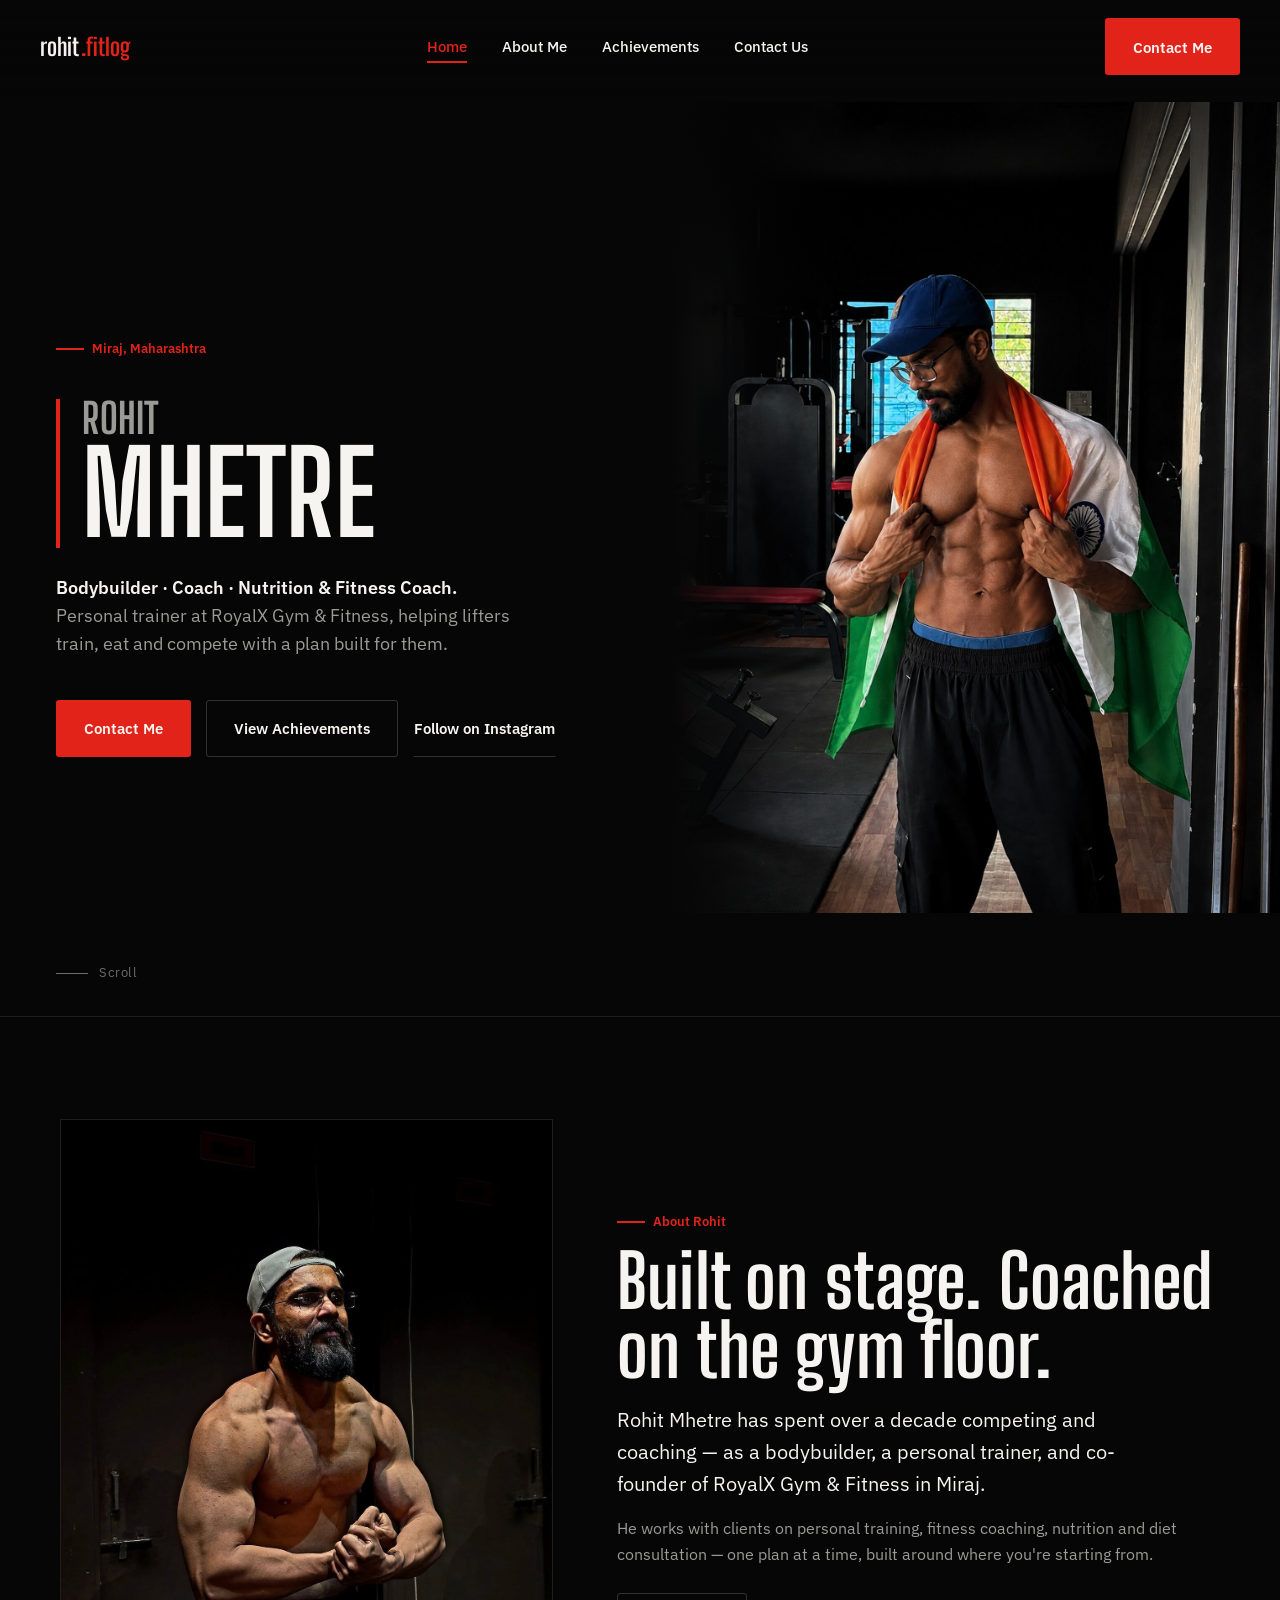
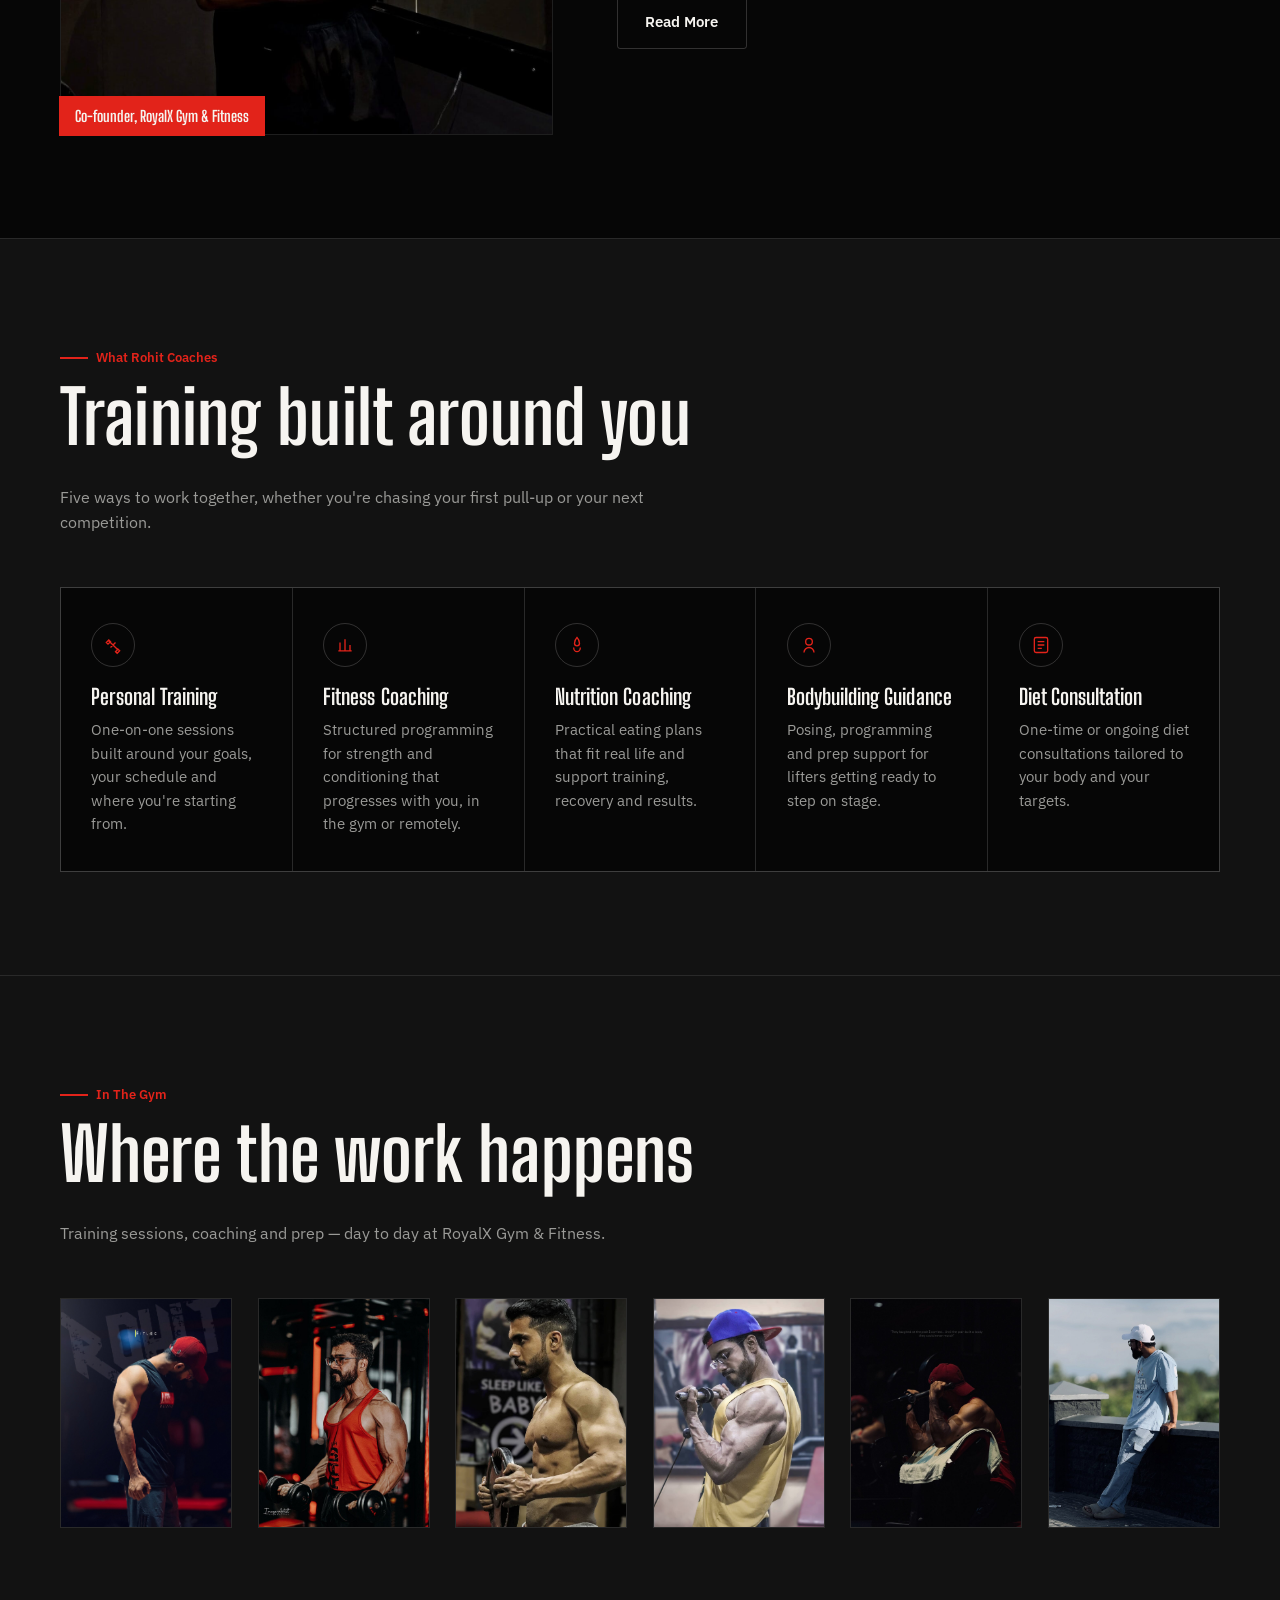
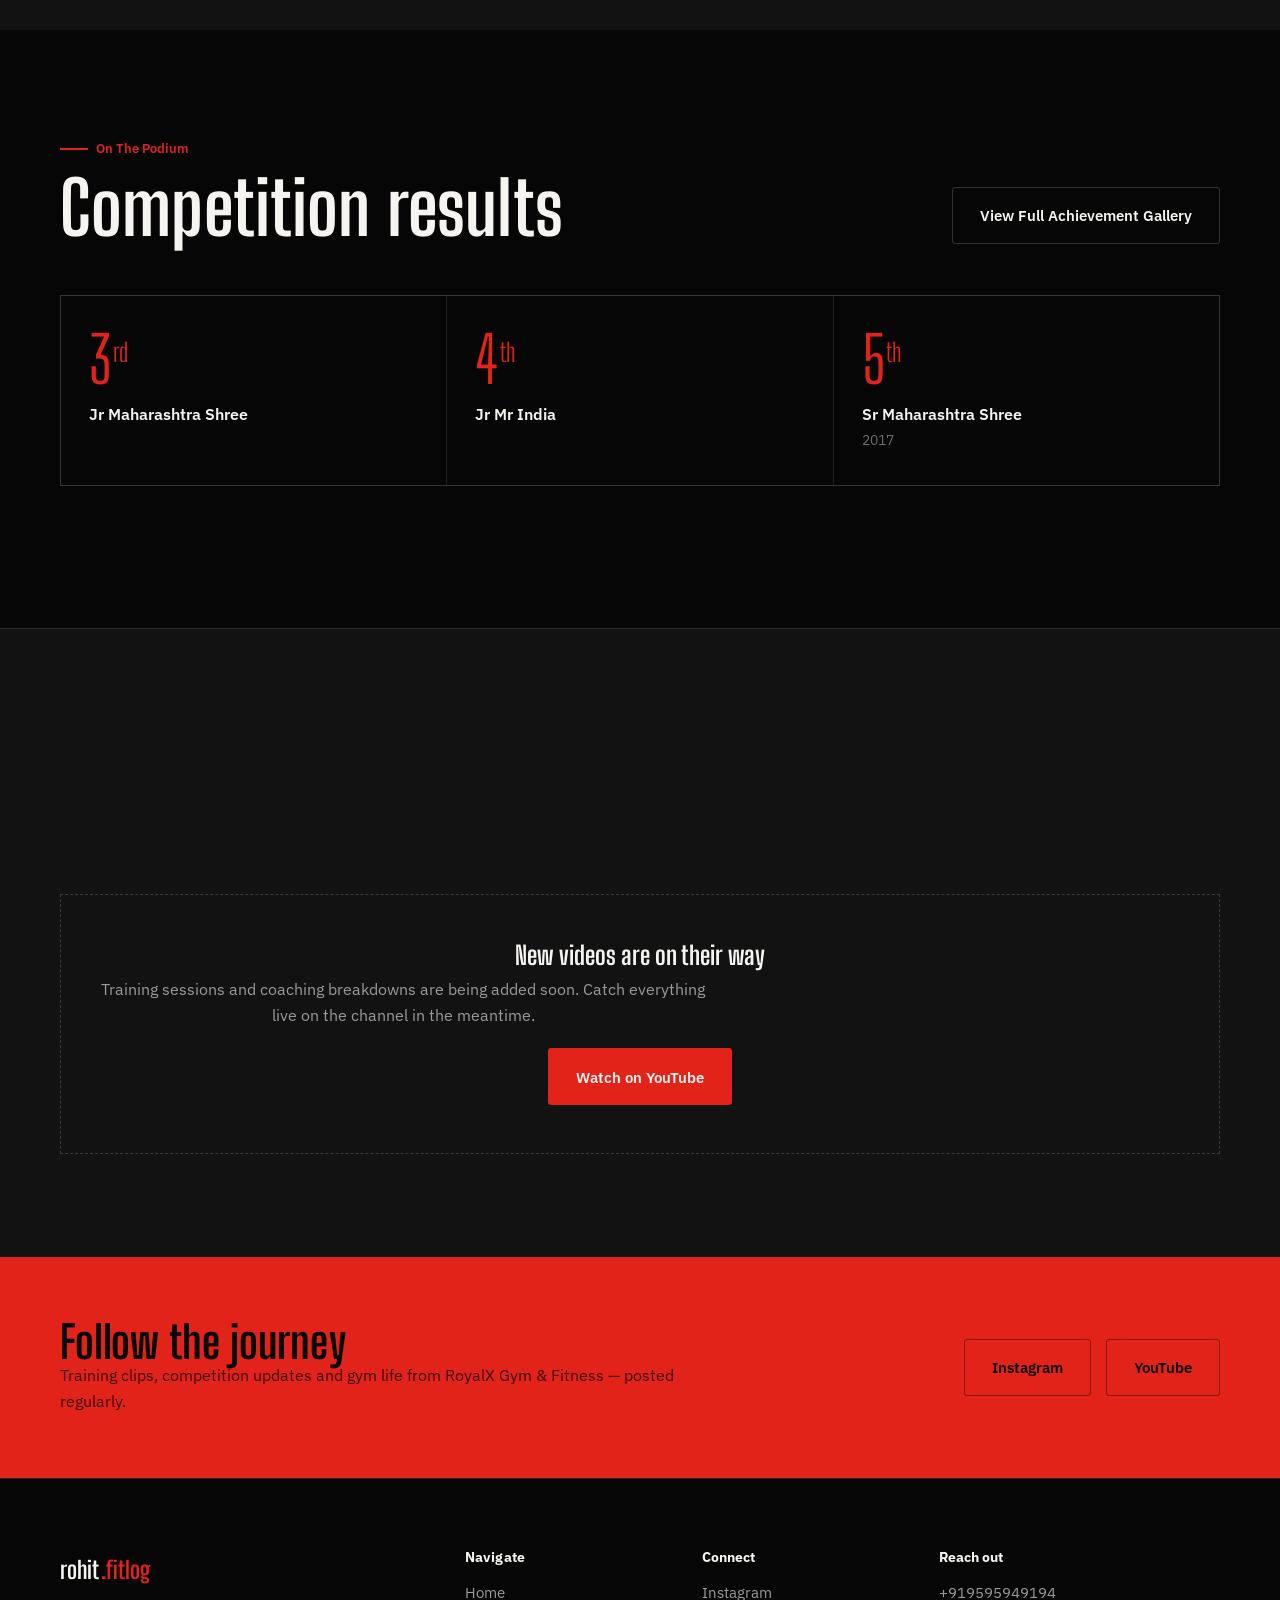
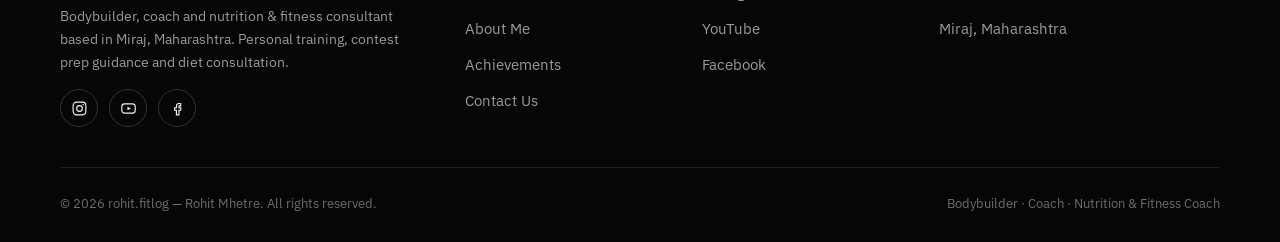
<file: index.html>
<!doctype html>
<html lang="en">
<head>
<meta charset="UTF-8" />
<meta name="viewport" content="width=device-width, initial-scale=1" />
<title>Rohit Mhetre | Bodybuilder &amp; Fitness Coach | rohit.fitlog</title>
<meta name="description" content="Rohit Mhetre — Bodybuilder, Fitness Coach, Nutrition Coach and Personal Trainer from Miraj, Maharashtra. Explore achievements, training, fitness guidance and connect with Rohit." />
<meta property="og:title" content="Rohit Mhetre | Bodybuilder & Fitness Coach | rohit.fitlog" />
<meta property="og:description" content="Bodybuilder, Fitness Coach, Nutrition Coach and Personal Trainer from Miraj, Maharashtra." />
<meta property="og:type" content="website" />
<meta property="og:image" content="assets/img/hero-main.jpg" />
<link rel="icon" href="data:," />
<link rel="preconnect" href="https://fonts.googleapis.com" />
<link rel="preconnect" href="https://fonts.gstatic.com" crossorigin />
<link href="https://fonts.googleapis.com/css2?family=Big+Shoulders+Display:wght@600;700;800&family=IBM+Plex+Sans:wght@400;500;600;700&display=swap" rel="stylesheet" />
<link rel="stylesheet" href="css/style.css" />
</head>
<body>

<div id="site-header"></div>

<main>

  <section class="hero">
    <div class="hero-media">
      <img src="assets/img/hero-main.jpg" alt="Rohit Mhetre draped in the Indian flag after a training session" />
    </div>
    <div class="hero-copy">
      <span class="h-kicker">Miraj, Maharashtra</span>
      <h1 class="display-1 name-line">
        <span class="first">ROHIT</span>
        <span class="last">MHETRE</span>
      </h1>
      <p class="hero-role"><strong>Bodybuilder · Coach · Nutrition &amp; Fitness Coach.</strong> Personal trainer at RoyalX Gym &amp; Fitness, helping lifters train, eat and compete with a plan built for them.</p>
      <div class="btn-row">
        <a class="btn btn-primary" href="contact.html">Contact Me</a>
        <a class="btn btn-outline" href="achievements.html">View Achievements</a>
        <a class="btn btn-ghost" href="https://www.instagram.com/rohit.fitlog" target="_blank" rel="noopener">Follow on Instagram</a>
      </div>
    </div>
    <div class="scroll-cue"><span class="line"></span> Scroll</div>
  </section>

  <section aria-labelledby="about-preview-heading">
    <div class="container">
      <div class="split" data-reveal>
        <div class="split-media">
          <img src="assets/img/about-main.jpg" alt="Rohit Mhetre flexing a front double biceps pose in the gym" loading="lazy" />
          <span class="tag">Co-founder, RoyalX Gym &amp; Fitness</span>
        </div>
        <div>
          <span class="h-kicker">About Rohit</span>
          <h2 id="about-preview-heading" class="display-2">Built on stage. Coached on the gym floor.</h2>
          <p class="lede" style="margin-top:1.1rem;">Rohit Mhetre has spent over a decade competing and coaching — as a bodybuilder, a personal trainer, and co-founder of RoyalX Gym &amp; Fitness in Miraj.</p>
          <p style="margin-top:1rem;">He works with clients on personal training, fitness coaching, nutrition and diet consultation — one plan at a time, built around where you're starting from.</p>
          <div class="btn-row" style="margin-top:1.6rem;">
            <a class="btn btn-outline" href="about.html">Read More</a>
          </div>
        </div>
      </div>
    </div>
  </section>

  <section class="surface bordered-top" aria-labelledby="expertise-heading">
    <div class="container">
      <div class="section-head" data-reveal>
        <div>
          <span class="h-kicker">What Rohit Coaches</span>
          <h2 id="expertise-heading" class="display-2">Training built around you</h2>
        </div>
        <p>Five ways to work together, whether you're chasing your first pull-up or your next competition.</p>
      </div>

      <div class="grid-cards cols-5" data-reveal>
        <div class="card">
          <span class="ic" style="margin-bottom:1.2rem;">
            <svg viewBox="0 0 24 24" fill="none" stroke="currentColor" stroke-width="1.6"><path d="M6.5 6.5l11 11M4 9l3-3 2 2-3 3zM15 20l3-3 2 2-3 3zM9 15l6-6"/></svg>
          </span>
          <h3>Personal Training</h3>
          <p>One-on-one sessions built around your goals, your schedule and where you're starting from.</p>
        </div>
        <div class="card">
          <span class="ic" style="margin-bottom:1.2rem;">
            <svg viewBox="0 0 24 24" fill="none" stroke="currentColor" stroke-width="1.6"><path d="M4 19h16M6 19V9M12 19V5M18 19v-7"/></svg>
          </span>
          <h3>Fitness Coaching</h3>
          <p>Structured programming for strength and conditioning that progresses with you, in the gym or remotely.</p>
        </div>
        <div class="card">
          <span class="ic" style="margin-bottom:1.2rem;">
            <svg viewBox="0 0 24 24" fill="none" stroke="currentColor" stroke-width="1.6"><path d="M12 3c2 2 3 4.5 3 7a3 3 0 01-6 0c0-2.5 1-5 3-7z"/><path d="M8 15c0 3 2 5 4 5s4-2 4-5"/></svg>
          </span>
          <h3>Nutrition Coaching</h3>
          <p>Practical eating plans that fit real life and support training, recovery and results.</p>
        </div>
        <div class="card">
          <span class="ic" style="margin-bottom:1.2rem;">
            <svg viewBox="0 0 24 24" fill="none" stroke="currentColor" stroke-width="1.6"><circle cx="12" cy="8" r="4"/><path d="M6 21c0-3.3 2.7-6 6-6s6 2.7 6 6"/></svg>
          </span>
          <h3>Bodybuilding Guidance</h3>
          <p>Posing, programming and prep support for lifters getting ready to step on stage.</p>
        </div>
        <div class="card">
          <span class="ic" style="margin-bottom:1.2rem;">
            <svg viewBox="0 0 24 24" fill="none" stroke="currentColor" stroke-width="1.6"><rect x="4" y="3" width="16" height="18" rx="2"/><path d="M8 8h8M8 12h8M8 16h5"/></svg>
          </span>
          <h3>Diet Consultation</h3>
          <p>One-time or ongoing diet consultations tailored to your body and your targets.</p>
        </div>
      </div>
    </div>
  </section>

  <section class="surface bordered-top" aria-labelledby="gym-heading">
    <div class="container">
      <div class="section-head" data-reveal>
        <div>
          <span class="h-kicker">In The Gym</span>
          <h2 id="gym-heading" class="display-2">Where the work happens</h2>
        </div>
        <p>Training sessions, coaching and prep — day to day at RoyalX Gym &amp; Fitness.</p>
      </div>
      <div class="photo-strip" id="gymStrip" data-reveal>
        <figure><img src="assets/img/hero-alt.jpg" alt="Rohit Mhetre bicep flex in the gym, rohit.fitlog branding" loading="lazy" /></figure>
        <figure><img src="assets/img/training-01.jpg" alt="Rohit Mhetre performing a dumbbell curl" loading="lazy" /></figure>
        <figure><img src="assets/img/pose-01.jpg" alt="Rohit Mhetre posing under red gym lighting" loading="lazy" /></figure>
        <figure><img src="assets/img/training-03.jpg" alt="Rohit Mhetre loading a weight plate" loading="lazy" /></figure>
        <figure><img src="assets/img/coaching-01.jpg" alt="Rohit Mhetre coaching a session in the gym" loading="lazy" /></figure>
        <figure><img src="assets/img/lifestyle-01.jpg" alt="Rohit Mhetre outdoors, casual portrait" loading="lazy" /></figure>
      </div>
    </div>
  </section>

  <section aria-labelledby="achievements-preview-heading">
    <div class="container">
      <div class="section-head" data-reveal>
        <div>
          <span class="h-kicker">On The Podium</span>
          <h2 id="achievements-preview-heading" class="display-2">Competition results</h2>
        </div>
        <a class="btn btn-outline" href="achievements.html">View Full Achievement Gallery</a>
      </div>

      <div class="stat-row" data-reveal>
        <div class="stat">
          <span class="place">3<sup>rd</sup></span>
          <span class="meta">Jr Maharashtra Shree</span>
        </div>
        <div class="stat">
          <span class="place">4<sup>th</sup></span>
          <span class="meta">Jr Mr India</span>
        </div>
        <div class="stat">
          <span class="place">5<sup>th</sup></span>
          <span class="meta">Sr Maharashtra Shree</span>
          <span class="year">2017</span>
        </div>
      </div>
    </div>
  </section>

  <section class="surface bordered-top" aria-labelledby="video-heading">
    <div class="container">
      <div class="section-head" data-reveal>
        <div>
          <span class="h-kicker">Watch &amp; Train</span>
          <h2 id="video-heading" class="display-2">Training sessions on YouTube</h2>
        </div>
        <a class="btn btn-outline" href="https://youtube.com/@rohitfitlog4048" target="_blank" rel="noopener">View More on YouTube</a>
      </div>
      <div class="video-grid" id="videoGrid" data-reveal></div>
    </div>
  </section>

  <section class="band" aria-labelledby="social-cta-heading">
    <div class="container">
      <div>
        <h2 id="social-cta-heading" class="display-3">Follow the journey</h2>
        <p>Training clips, competition updates and gym life from RoyalX Gym &amp; Fitness — posted regularly.</p>
      </div>
      <div class="btn-row">
        <a class="btn btn-outline" href="https://www.instagram.com/rohit.fitlog" target="_blank" rel="noopener">Instagram</a>
        <a class="btn btn-outline" href="https://youtube.com/@rohitfitlog4048" target="_blank" rel="noopener">YouTube</a>
      </div>
    </div>
  </section>

</main>

<div id="site-footer"></div>

<script src="js/videos-data.js"></script>
<script src="js/render-videos.js"></script>
<script src="js/lightbox.js"></script>
<script src="js/components.js"></script>
<script>
  document.addEventListener("DOMContentLoaded", function () {
    initLightbox("#gymStrip figure");
  });
</script>
</body>
</html>
</file>
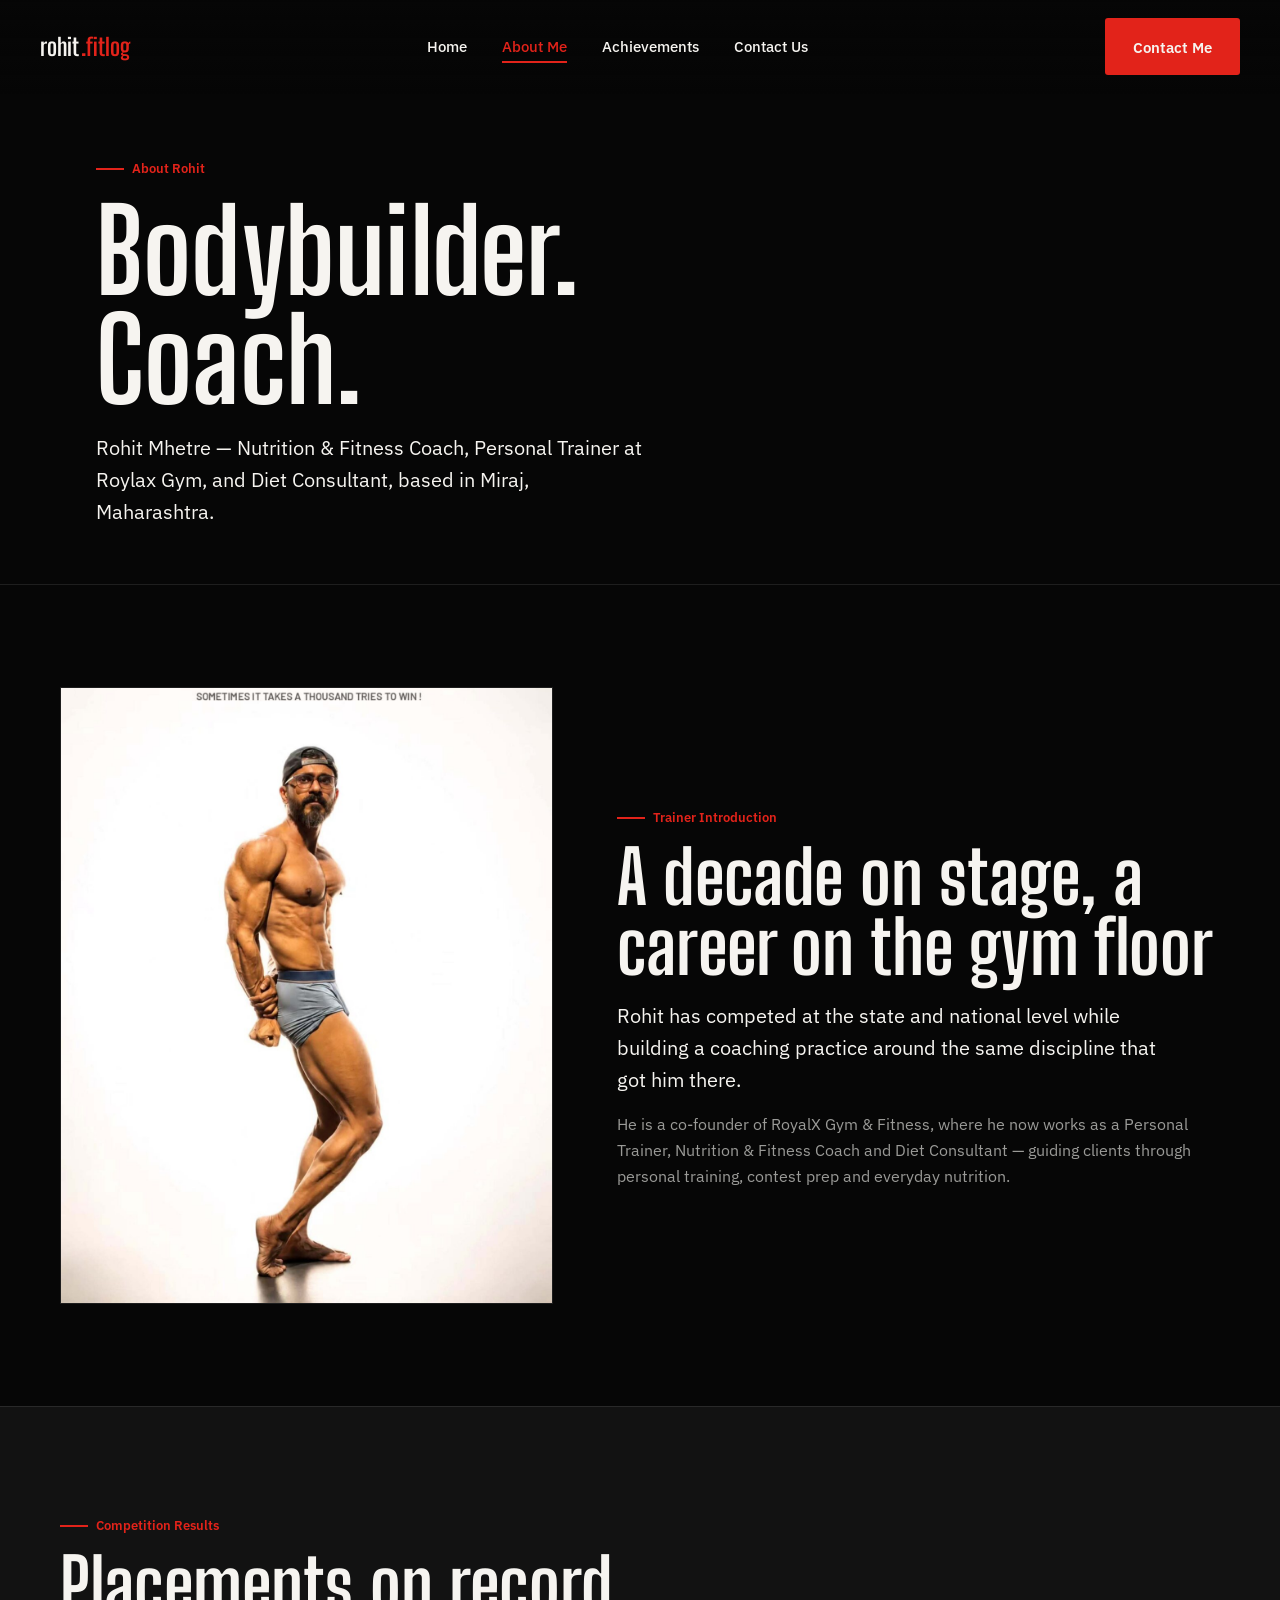
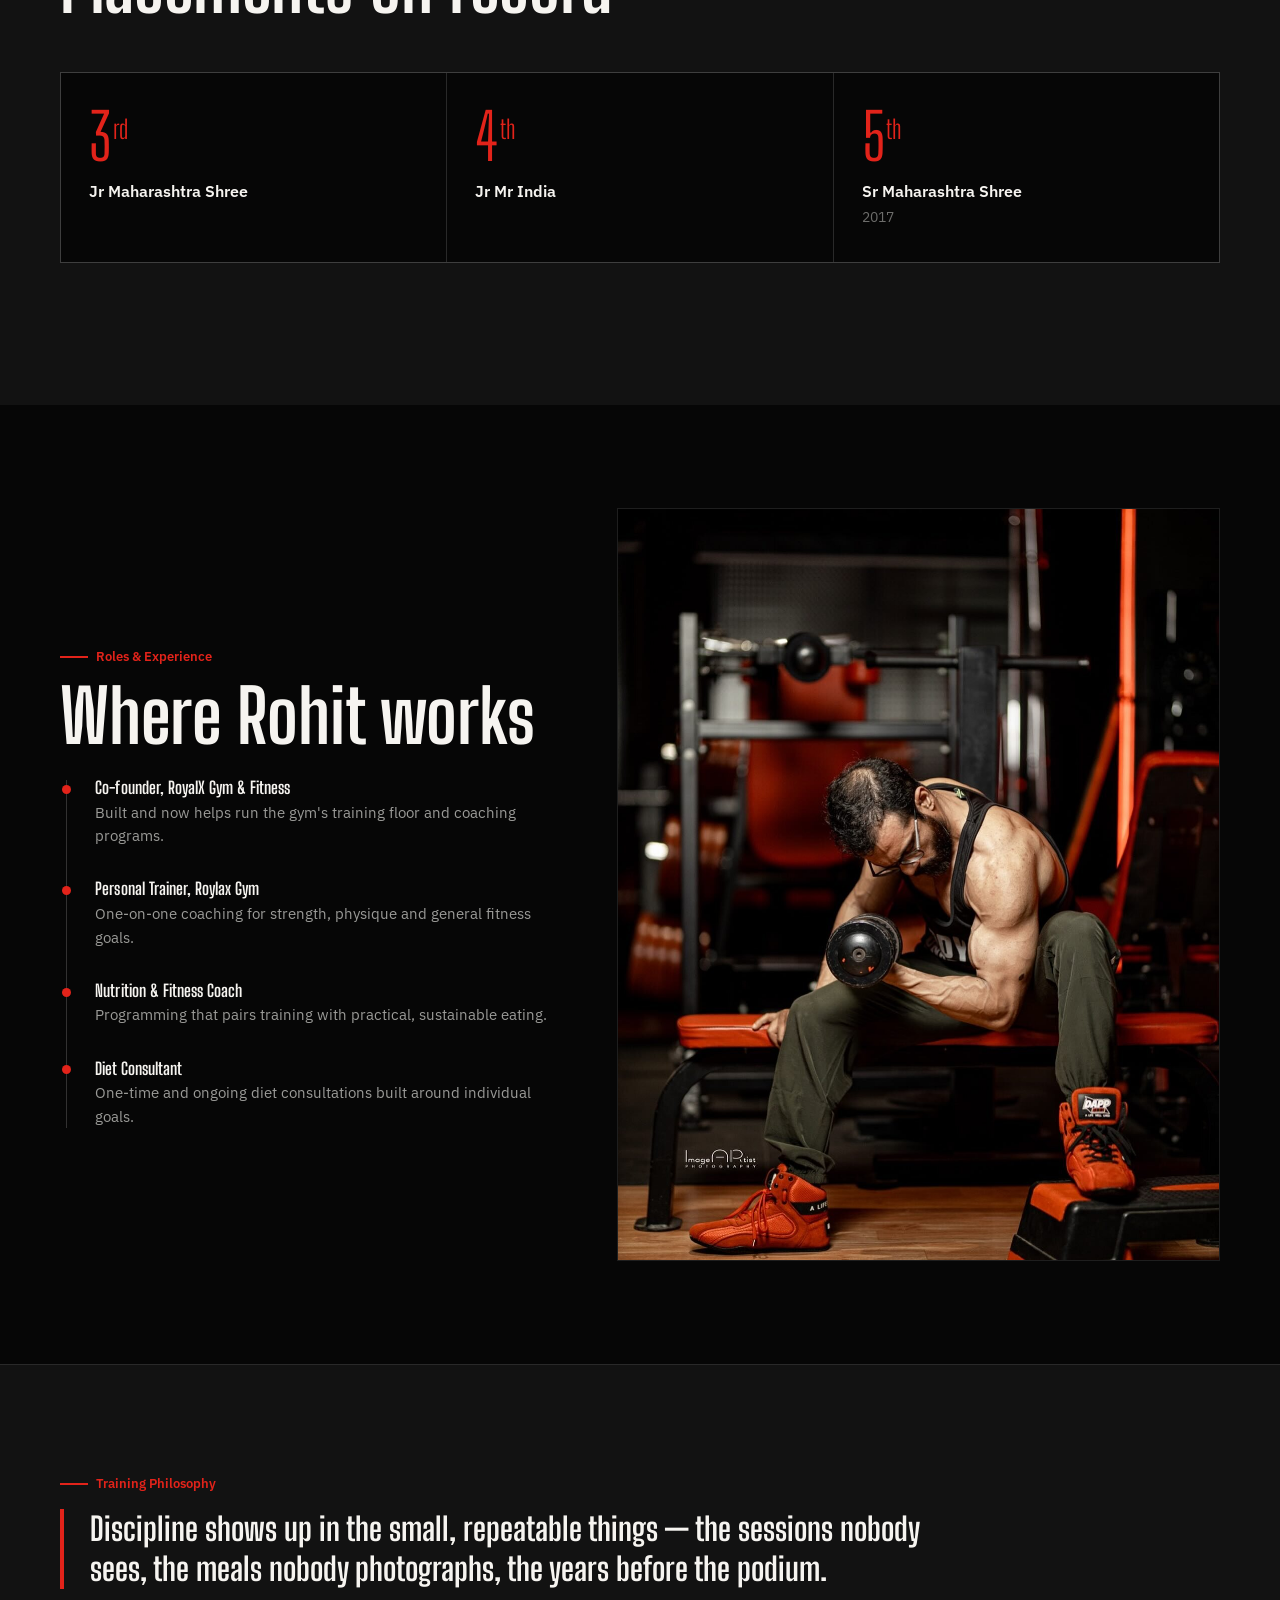
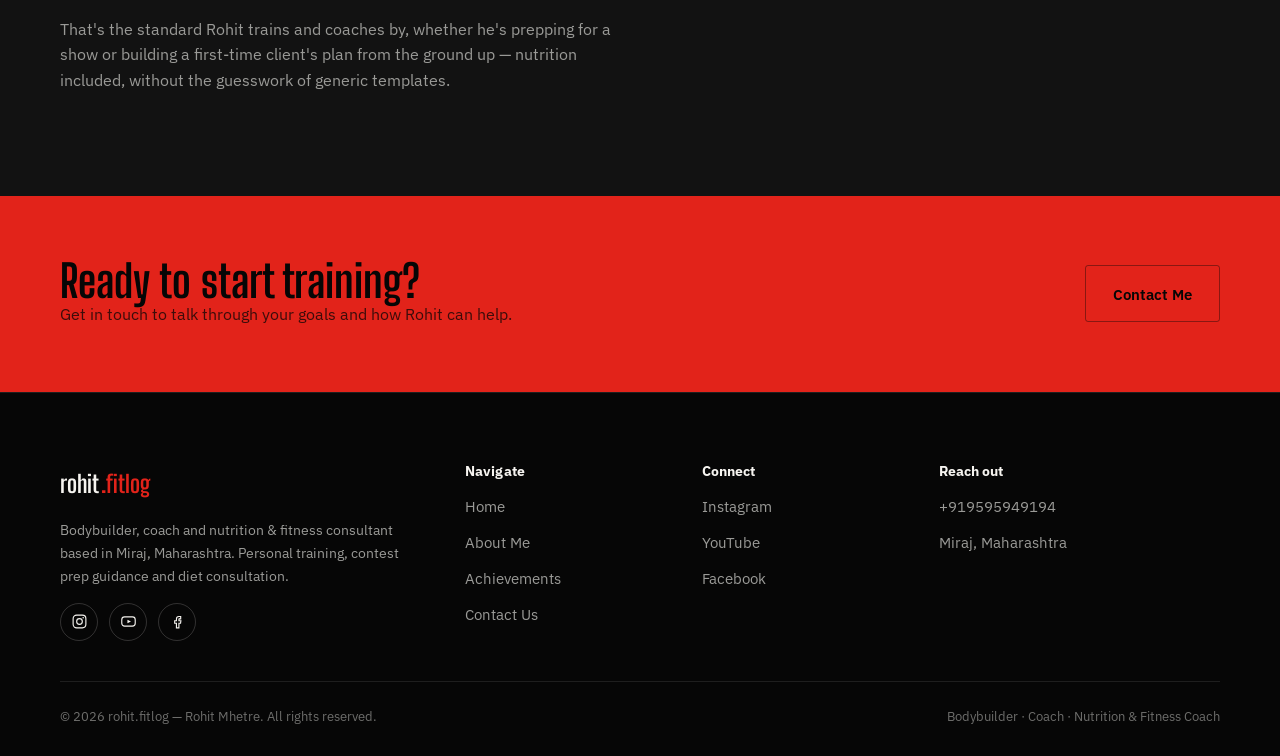
<file: about.html>
<!doctype html>
<html lang="en">
<head>
<meta charset="UTF-8" />
<meta name="viewport" content="width=device-width, initial-scale=1" />
<title>About Rohit Mhetre | Bodybuilder &amp; Coach | rohit.fitlog</title>
<meta name="description" content="Rohit Mhetre — Bodybuilder, Fitness Coach, Nutrition Coach and Personal Trainer from Miraj, Maharashtra. Competition results, coaching roles and training philosophy." />
<meta property="og:title" content="About Rohit Mhetre | rohit.fitlog" />
<meta property="og:description" content="Bodybuilder, Fitness Coach, Nutrition Coach and Personal Trainer from Miraj, Maharashtra." />
<meta property="og:type" content="profile" />
<meta property="og:image" content="assets/img/about-main.jpg" />
<link rel="icon" href="data:," />
<link rel="preconnect" href="https://fonts.googleapis.com" />
<link rel="preconnect" href="https://fonts.gstatic.com" crossorigin />
<link href="https://fonts.googleapis.com/css2?family=Big+Shoulders+Display:wght@600;700;800&family=IBM+Plex+Sans:wght@400;500;600;700&display=swap" rel="stylesheet" />
<link rel="stylesheet" href="css/style.css" />
</head>
<body>

<div id="site-header"></div>

<main>

  <section class="page-hero">
    <div class="container">
      <span class="h-kicker">About Rohit</span>
      <h1 class="display-1">Bodybuilder.<br />Coach.</h1>
      <p class="lede">Rohit Mhetre — Nutrition &amp; Fitness Coach, Personal Trainer at Roylax Gym, and Diet Consultant, based in Miraj, Maharashtra.</p>
    </div>
  </section>

  <section aria-labelledby="intro-heading">
    <div class="container">
      <div class="split" data-reveal>
        <div class="split-media">
          <img src="assets/img/about-fullbody.jpg" alt="Rohit Mhetre in competition stage pose" loading="lazy" />
        </div>
        <div>
          <span class="h-kicker">Trainer Introduction</span>
          <h2 id="intro-heading" class="display-2">A decade on stage, a career on the gym floor</h2>
          <p class="lede" style="margin-top:1.1rem;">Rohit has competed at the state and national level while building a coaching practice around the same discipline that got him there.</p>
          <p style="margin-top:1rem;">He is a co-founder of RoyalX Gym &amp; Fitness, where he now works as a Personal Trainer, Nutrition &amp; Fitness Coach and Diet Consultant — guiding clients through personal training, contest prep and everyday nutrition.</p>
        </div>
      </div>
    </div>
  </section>

  <section class="surface bordered-top" aria-labelledby="results-heading">
    <div class="container">
      <div class="section-head" data-reveal>
        <div>
          <span class="h-kicker">Competition Results</span>
          <h2 id="results-heading" class="display-2">Placements on record</h2>
        </div>
      </div>
      <div class="stat-row" data-reveal>
        <div class="stat">
          <span class="place">3<sup>rd</sup></span>
          <span class="meta">Jr Maharashtra Shree</span>
        </div>
        <div class="stat">
          <span class="place">4<sup>th</sup></span>
          <span class="meta">Jr Mr India</span>
        </div>
        <div class="stat">
          <span class="place">5<sup>th</sup></span>
          <span class="meta">Sr Maharashtra Shree</span>
          <span class="year">2017</span>
        </div>
      </div>
    </div>
  </section>

  <section aria-labelledby="roles-heading">
    <div class="container">
      <div class="split reverse" data-reveal>
        <div class="split-media">
          <img src="assets/img/about-back.jpg" alt="Rohit Mhetre back double biceps pose" loading="lazy" />
        </div>
        <div>
          <span class="h-kicker">Roles &amp; Experience</span>
          <h2 id="roles-heading" class="display-2">Where Rohit works</h2>
          <div class="timeline" style="margin-top:1.75rem;">
            <div class="timeline-item">
              <h4>Co-founder, RoyalX Gym &amp; Fitness</h4>
              <p>Built and now helps run the gym's training floor and coaching programs.</p>
            </div>
            <div class="timeline-item">
              <h4>Personal Trainer, Roylax Gym</h4>
              <p>One-on-one coaching for strength, physique and general fitness goals.</p>
            </div>
            <div class="timeline-item">
              <h4>Nutrition &amp; Fitness Coach</h4>
              <p>Programming that pairs training with practical, sustainable eating.</p>
            </div>
            <div class="timeline-item">
              <h4>Diet Consultant</h4>
              <p>One-time and ongoing diet consultations built around individual goals.</p>
            </div>
          </div>
        </div>
      </div>
    </div>
  </section>

  <section class="surface bordered-top" aria-labelledby="philosophy-heading">
    <div class="container">
      <span class="h-kicker">Training Philosophy</span>
      <h2 id="philosophy-heading" class="visually-hidden">Training philosophy</h2>
      <p class="quote" data-reveal>Discipline shows up in the small, repeatable things — the sessions nobody sees, the meals nobody photographs, the years before the podium.</p>
      <p style="margin-top:1.75rem; max-width:56ch;">That's the standard Rohit trains and coaches by, whether he's prepping for a show or building a first-time client's plan from the ground up — nutrition included, without the guesswork of generic templates.</p>
    </div>
  </section>

  <section class="band" aria-labelledby="about-cta-heading">
    <div class="container">
      <div>
        <h2 id="about-cta-heading" class="display-3">Ready to start training?</h2>
        <p>Get in touch to talk through your goals and how Rohit can help.</p>
      </div>
      <div class="btn-row">
        <a class="btn btn-outline" href="contact.html">Contact Me</a>
      </div>
    </div>
  </section>

</main>

<div id="site-footer"></div>

<script src="js/components.js"></script>
</body>
</html>
</file>
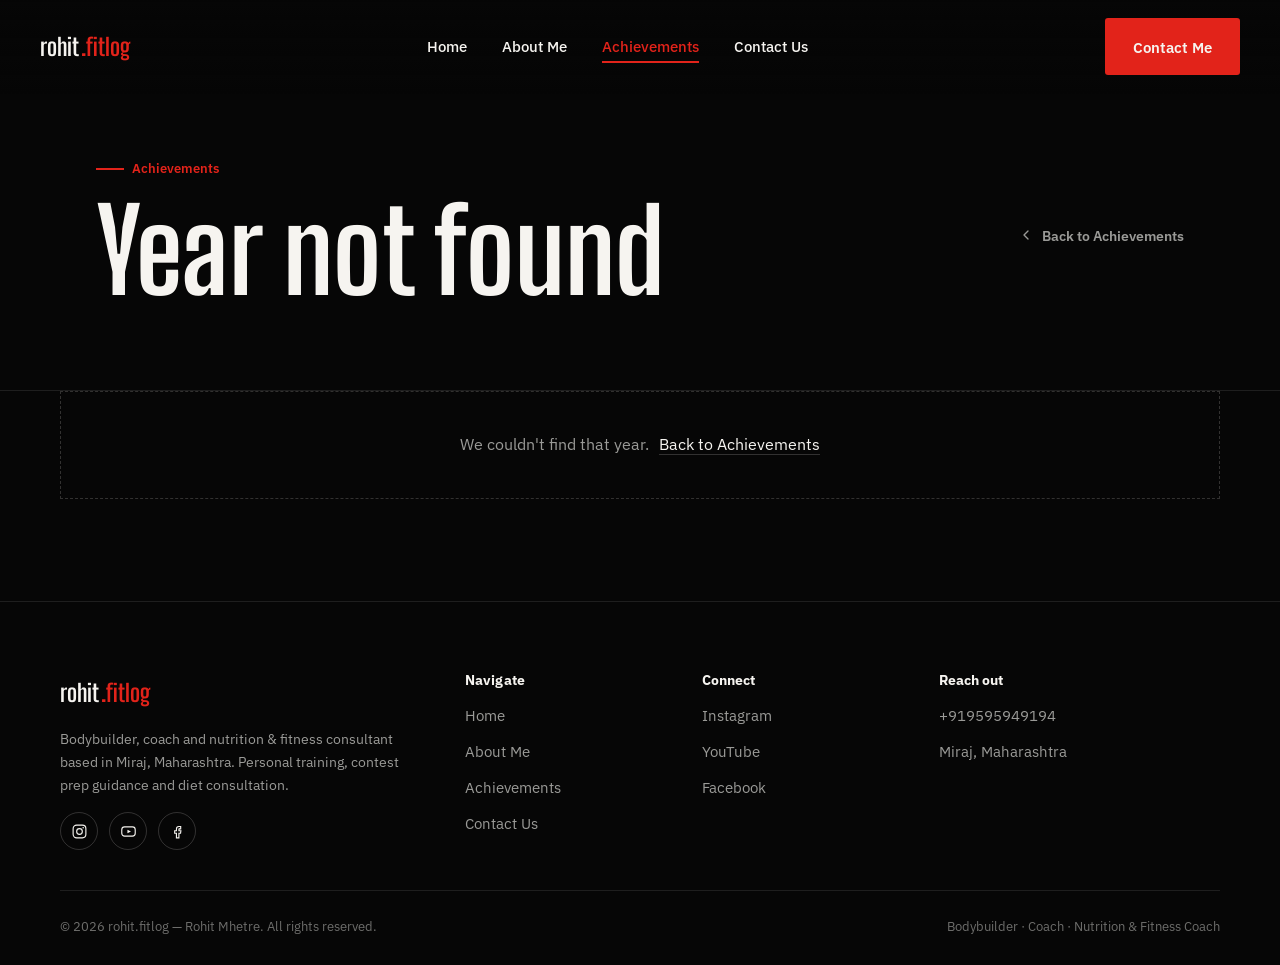
<file: achievement-year.html>
<!doctype html>
<html lang="en">
<head>
<meta charset="UTF-8" />
<meta name="viewport" content="width=device-width, initial-scale=1" />
<title>Achievements | Rohit Mhetre | rohit.fitlog</title>
<meta name="description" content="Bodybuilding competition photos from a single year of Rohit Mhetre's career." />
<link rel="icon" href="data:," />
<link rel="preconnect" href="https://fonts.googleapis.com" />
<link rel="preconnect" href="https://fonts.gstatic.com" crossorigin />
<link href="https://fonts.googleapis.com/css2?family=Big+Shoulders+Display:wght@600;700;800&family=IBM+Plex+Sans:wght@400;500;600;700&display=swap" rel="stylesheet" />
<link rel="stylesheet" href="css/style.css" />
</head>
<body>

<div id="site-header"></div>

<main>

  <section class="page-hero" style="padding-bottom:2rem;">
    <div class="container">
      <div class="year-detail-head">
        <div>
          <span class="h-kicker">Achievements</span>
          <h1 class="display-1" id="yearTitle">—</h1>
          <p id="yearCount" style="margin-top:0.75rem;"></p>
        </div>
        <a class="back-link" href="achievements.html">
          <svg viewBox="0 0 24 24" fill="none" stroke="currentColor" stroke-width="2" stroke-linecap="round" stroke-linejoin="round"><polyline points="15 18 9 12 15 6"/></svg>
          Back to Achievements
        </a>
      </div>
    </div>
  </section>

  <section style="padding-top:0;">
    <div class="container">
      <div class="masonry" id="yearGallery"></div>
      <div class="empty-note" id="yearNotFound" style="display:none;">
        We couldn't find that year. <a class="btn-ghost" href="achievements.html" style="margin-left:0.4rem;">Back to Achievements</a>
      </div>
    </div>
  </section>

</main>

<div id="site-footer"></div>

<script src="js/achievements-data.js"></script>
<script src="js/lightbox.js"></script>
<script src="js/render-achievement-year.js"></script>
<script src="js/components.js"></script>
</body>
</html>
</file>
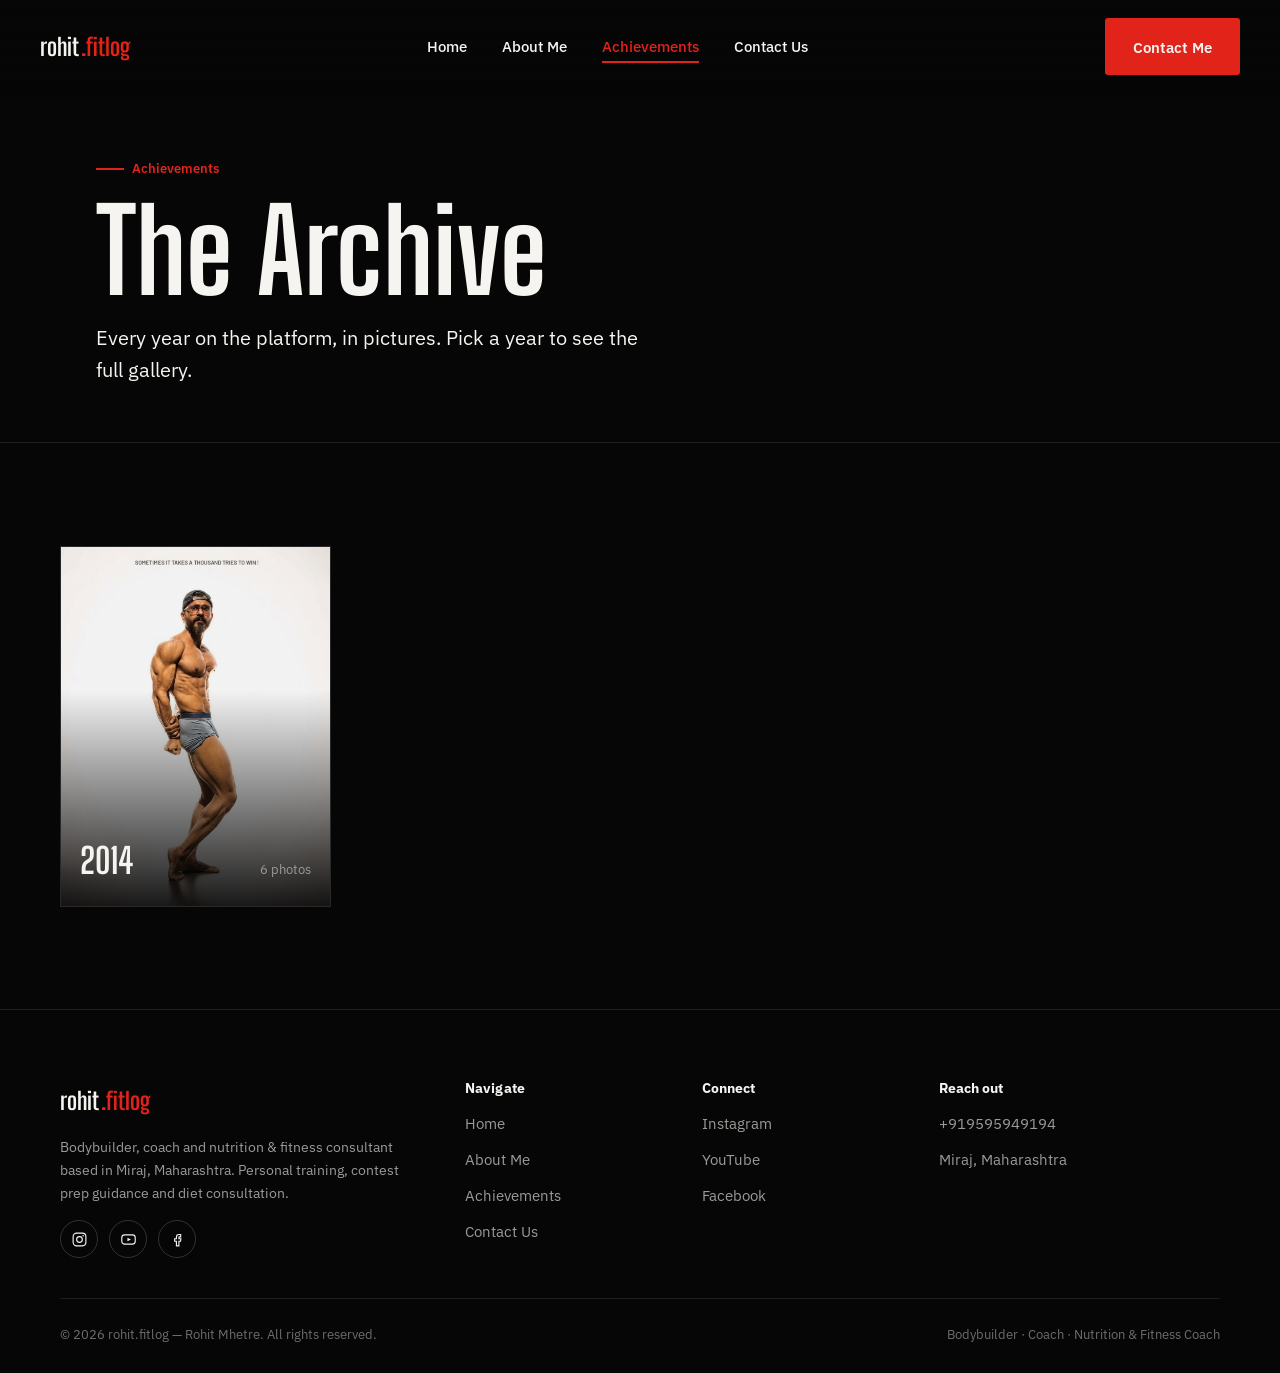
<file: achievements.html>
<!doctype html>
<html lang="en">
<head>
<meta charset="UTF-8" />
<meta name="viewport" content="width=device-width, initial-scale=1" />
<title>Achievements | Rohit Mhetre | rohit.fitlog</title>
<meta name="description" content="A year-by-year archive of Rohit Mhetre's bodybuilding competitions and milestones." />
<meta property="og:title" content="Achievements | Rohit Mhetre" />
<meta property="og:description" content="A year-by-year archive of Rohit Mhetre's bodybuilding competitions and milestones." />
<meta property="og:type" content="website" />
<link rel="icon" href="data:," />
<link rel="preconnect" href="https://fonts.googleapis.com" />
<link rel="preconnect" href="https://fonts.gstatic.com" crossorigin />
<link href="https://fonts.googleapis.com/css2?family=Big+Shoulders+Display:wght@600;700;800&family=IBM+Plex+Sans:wght@400;500;600;700&display=swap" rel="stylesheet" />
<link rel="stylesheet" href="css/style.css" />
</head>
<body>

<div id="site-header"></div>

<main>

  <section class="page-hero">
    <div class="container">
      <span class="h-kicker">Achievements</span>
      <h1 class="display-1">The Archive</h1>
      <p class="lede">Every year on the platform, in pictures. Pick a year to see the full gallery.</p>
    </div>
  </section>

  <section>
    <div class="container">
      <div class="year-grid" id="yearGrid"></div>
      <div class="empty-note" id="yearGridEmpty" style="display:none;">
        No achievement years are published yet. Check back soon.
      </div>
    </div>
  </section>

</main>

<div id="site-footer"></div>

<script src="js/achievements-data.js"></script>
<script src="js/render-achievements.js"></script>
<script src="js/components.js"></script>
</body>
</html>
</file>
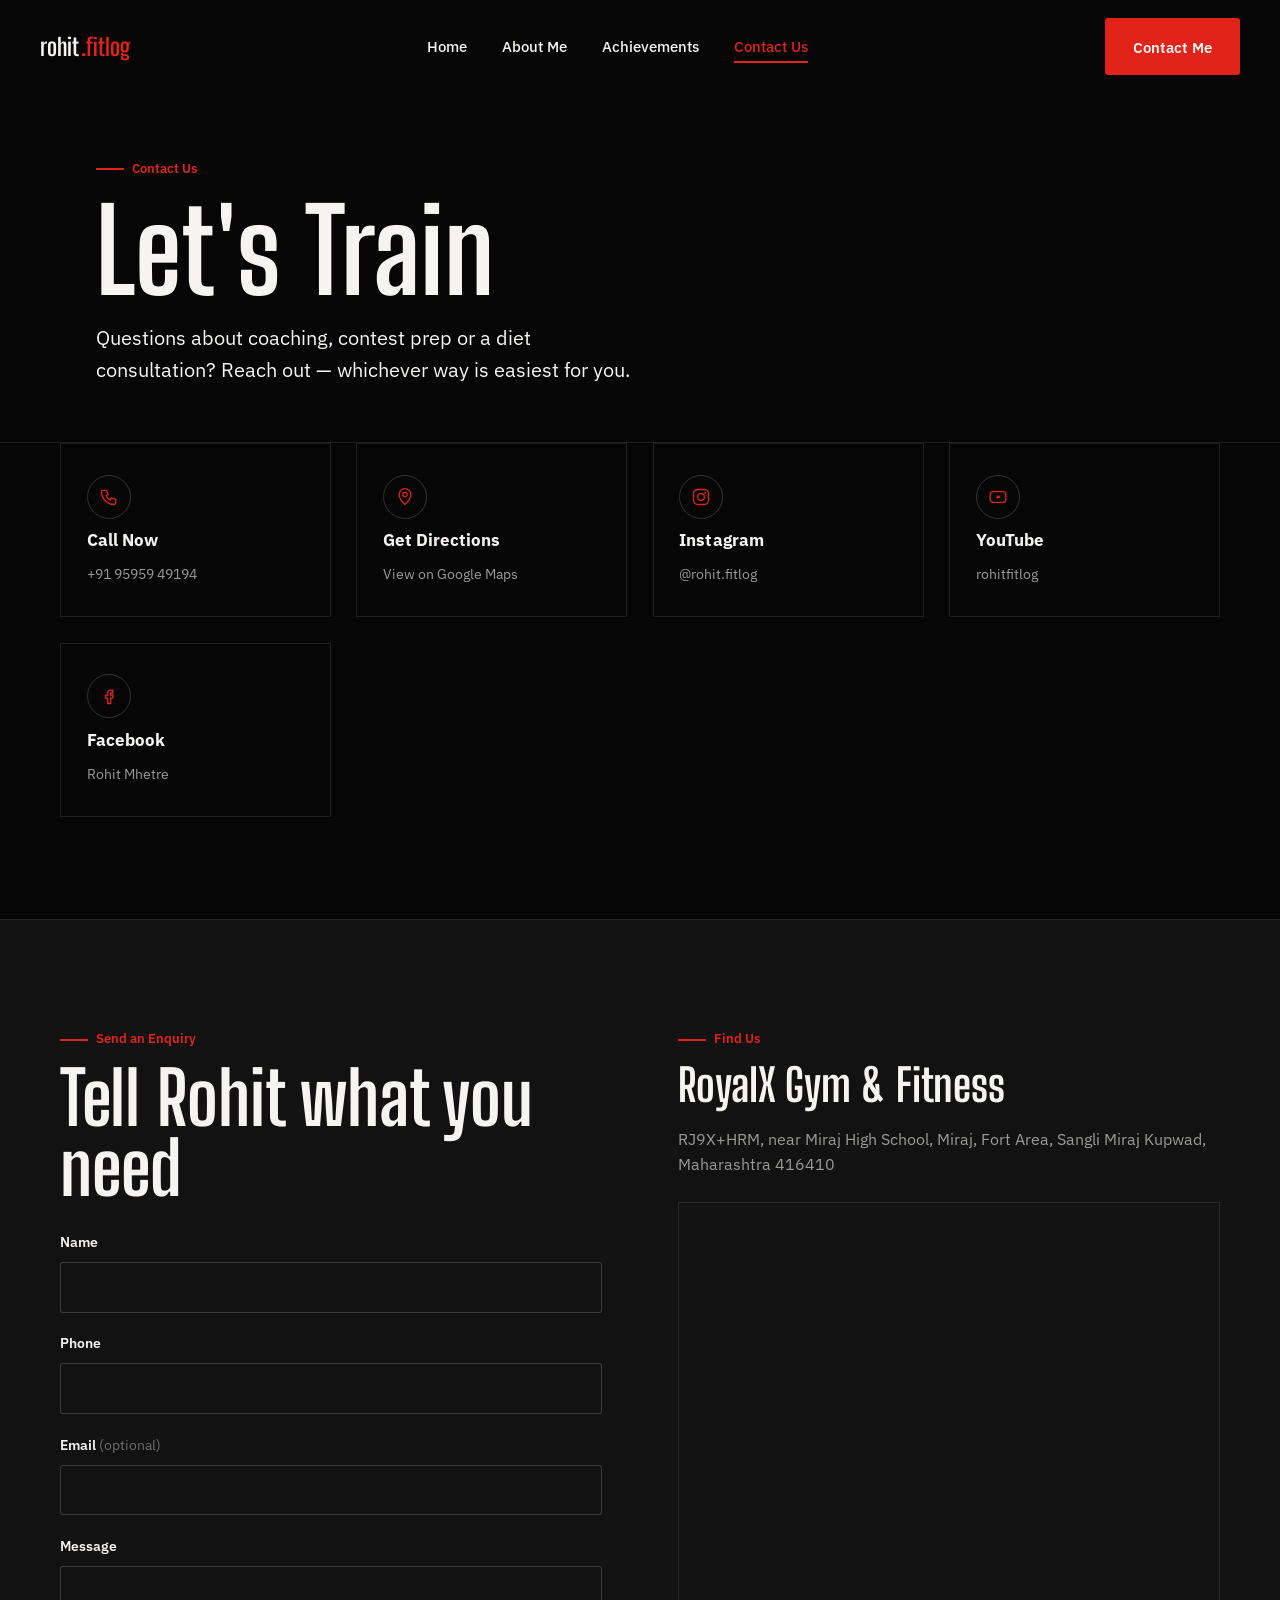
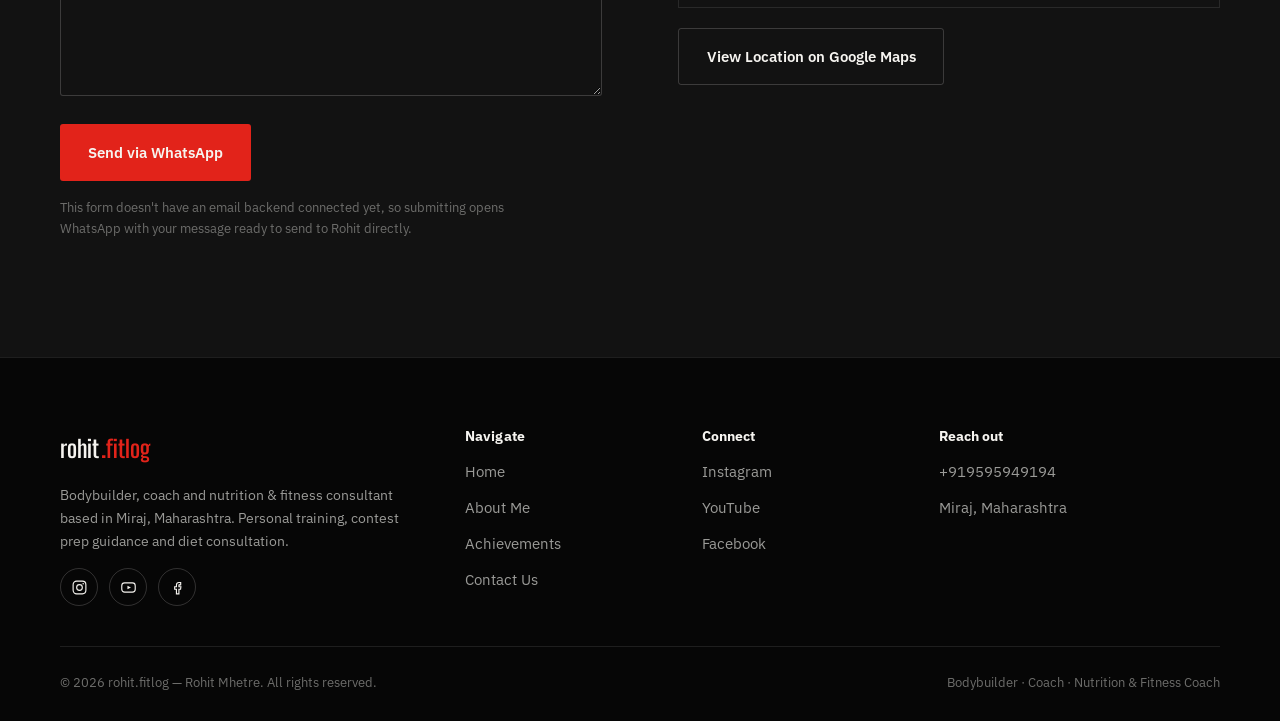
<file: contact.html>
<!doctype html>
<html lang="en">
<head>
<meta charset="UTF-8" />
<meta name="viewport" content="width=device-width, initial-scale=1" />
<title>Contact Rohit Mhetre | rohit.fitlog</title>
<meta name="description" content="Get in touch with Rohit Mhetre — call, message on WhatsApp, or find RoyalX Gym & Fitness in Miraj, Maharashtra." />
<meta property="og:title" content="Contact Rohit Mhetre | rohit.fitlog" />
<meta property="og:description" content="Call, message, or visit RoyalX Gym & Fitness in Miraj, Maharashtra." />
<meta property="og:type" content="website" />
<link rel="icon" href="data:," />
<link rel="preconnect" href="https://fonts.googleapis.com" />
<link rel="preconnect" href="https://fonts.gstatic.com" crossorigin />
<link href="https://fonts.googleapis.com/css2?family=Big+Shoulders+Display:wght@600;700;800&family=IBM+Plex+Sans:wght@400;500;600;700&display=swap" rel="stylesheet" />
<link rel="stylesheet" href="css/style.css" />
</head>
<body>

<div id="site-header"></div>

<main>

  <section class="page-hero">
    <div class="container">
      <span class="h-kicker">Contact Us</span>
      <h1 class="display-1">Let's Train</h1>
      <p class="lede">Questions about coaching, contest prep or a diet consultation? Reach out — whichever way is easiest for you.</p>
    </div>
  </section>

  <section style="padding-top:0;">
    <div class="container">
      <div class="contact-grid" data-reveal>

        <a class="contact-card" href="tel:+919595949194">
          <span class="ic"><svg viewBox="0 0 24 24" fill="none" stroke="currentColor" stroke-width="1.6"><path d="M5 4h4l2 5-2.5 1.5a11 11 0 005 5L15 13l5 2v4a2 2 0 01-2 2C10 21 3 14 3 6a2 2 0 012-2z"/></svg></span>
          <h3>Call Now</h3>
          <span>+91 95959 49194</span>
        </a>

        <a class="contact-card" href="https://maps.app.goo.gl/d71YyLsRPryVuBZF6" target="_blank" rel="noopener">
          <span class="ic"><svg viewBox="0 0 24 24" fill="none" stroke="currentColor" stroke-width="1.6"><path d="M12 21s7-6.5 7-12a7 7 0 10-14 0c0 5.5 7 12 7 12z"/><circle cx="12" cy="9" r="2.5"/></svg></span>
          <h3>Get Directions</h3>
          <span>View on Google Maps</span>
        </a>

        <a class="contact-card" href="https://www.instagram.com/rohit.fitlog" target="_blank" rel="noopener">
          <span class="ic"><svg viewBox="0 0 24 24" fill="none" stroke="currentColor" stroke-width="1.6"><rect x="3" y="3" width="18" height="18" rx="5"/><circle cx="12" cy="12" r="4"/><circle cx="17.2" cy="6.8" r="1.1" fill="currentColor" stroke="none"/></svg></span>
          <h3>Instagram</h3>
          <span>@rohit.fitlog</span>
        </a>

        <a class="contact-card" href="https://youtube.com/@rohitfitlog4048" target="_blank" rel="noopener">
          <span class="ic"><svg viewBox="0 0 24 24" fill="none" stroke="currentColor" stroke-width="1.6"><rect x="2.5" y="5.5" width="19" height="13" rx="4"/><path d="M10.5 9.5l5 2.5-5 2.5z" fill="currentColor" stroke="none"/></svg></span>
          <h3>YouTube</h3>
          <span>rohitfitlog</span>
        </a>

        <a class="contact-card" href="https://www.facebook.com/813586998740546" target="_blank" rel="noopener">
          <span class="ic"><svg viewBox="0 0 24 24" fill="none" stroke="currentColor" stroke-width="1.6"><path d="M14 8.5h2.5V5H14c-2.2 0-3.5 1.4-3.5 3.6V11H8v3.5h2.5V21H14v-6.5h2.3l.5-3.5h-2.8V9c0-.6.3-1 1-1z"/></svg></span>
          <h3>Facebook</h3>
          <span>Rohit Mhetre</span>
        </a>

      </div>
    </div>
  </section>

  <section class="surface bordered-top" aria-labelledby="form-heading">
    <div class="container">
      <div class="contact-layout">
        <div data-reveal>
          <span class="h-kicker">Send an Enquiry</span>
          <h2 id="form-heading" class="display-2" style="margin-bottom:1.75rem;">Tell Rohit what you need</h2>

          <form id="enquiryForm" novalidate>
            <div class="field">
              <label for="cf-name">Name</label>
              <input type="text" id="cf-name" name="name" autocomplete="name" />
              <span class="err" role="alert"></span>
            </div>
            <div class="field">
              <label for="cf-phone">Phone</label>
              <input type="tel" id="cf-phone" name="phone" autocomplete="tel" />
              <span class="err" role="alert"></span>
            </div>
            <div class="field">
              <label for="cf-email">Email <span style="color:var(--iron-dim); font-weight:400;">(optional)</span></label>
              <input type="email" id="cf-email" name="email" autocomplete="email" />
              <span class="err" role="alert"></span>
            </div>
            <div class="field">
              <label for="cf-message">Message</label>
              <textarea id="cf-message" name="message"></textarea>
              <span class="err" role="alert"></span>
            </div>
            <button type="submit" class="btn btn-primary">Send via WhatsApp</button>
            <p class="form-note">This form doesn't have an email backend connected yet, so submitting opens WhatsApp with your message ready to send to Rohit directly.</p>
            <p class="form-success" id="formSuccess" role="status"></p>
          </form>
        </div>

        <div data-reveal>
          <span class="h-kicker">Find Us</span>
          <h2 class="display-3" style="margin-bottom:1.25rem;">RoyalX Gym &amp; Fitness</h2>
          <p style="margin-bottom:1.5rem;">RJ9X+HRM, near Miraj High School, Miraj, Fort Area, Sangli Miraj Kupwad, Maharashtra 416410</p>
          <div class="map-embed">
            <iframe
              src="https://www.google.com/maps?q=RJ9X%2BHRM%2C%20near%20Miraj%20High%20School%2C%20Miraj%2C%20Fort%20Area%2C%20Sangli%20Miraj%20Kupwad%2C%20Maharashtra%20416410&output=embed"
              title="Map to RoyalX Gym & Fitness, Miraj"
              loading="lazy"
              referrerpolicy="no-referrer-when-downgrade">
            </iframe>
          </div>
          <div class="btn-row" style="margin-top:1.25rem;">
            <a class="btn btn-outline" href="https://maps.app.goo.gl/d71YyLsRPryVuBZF6" target="_blank" rel="noopener">View Location on Google Maps</a>
          </div>
        </div>
      </div>
    </div>
  </section>

</main>

<div id="site-footer"></div>

<script src="js/contact-form.js"></script>
<script src="js/components.js"></script>
</body>
</html>
</file>
<file: css/style.css>
/* ==========================================================================
   rohit.fitlog — design system
   Rohit Mhetre | Bodybuilder · Coach · Nutrition & Fitness Coach
   ========================================================================== */

:root {
  /* Color */
  --void: #060606;          /* deepest background */
  --coal: #121212;          /* raised surface / cards */
  --coal-2: #1a1a1a;        /* hover surface */
  --ember: #e2231a;         /* primary red — brand accent */
  --ember-dim: #a3160f;     /* pressed / dark red */
  --ember-glow: rgba(226, 35, 26, 0.35);
  --bone: #f6f4f0;          /* primary text on dark (warm white) */
  --iron: #9a9a97;          /* secondary text */
  --iron-dim: #6d6d6b;      /* tertiary text */
  --line: rgba(246, 244, 240, 0.1);   /* hairline border */
  --line-strong: rgba(246, 244, 240, 0.18);

  /* Type */
  --font-display: "Big Shoulders Display", "Arial Narrow", sans-serif;
  --font-body: "IBM Plex Sans", "Segoe UI", Arial, sans-serif;

  /* Scale */
  --gap: clamp(1rem, 2vw, 1.75rem);
  --container: 1240px;
  --radius: 3px;

  /* Motion */
  --ease: cubic-bezier(.22, .68, 0, 1);
}

@media (prefers-reduced-motion: reduce) {
  * { animation-duration: 0.001ms !important; animation-iteration-count: 1 !important; transition-duration: 0.001ms !important; scroll-behavior: auto !important; }
}

* { box-sizing: border-box; }
html { scroll-behavior: smooth; }

body {
  margin: 0;
  background: var(--void);
  color: var(--bone);
  font-family: var(--font-body);
  font-size: 16px;
  line-height: 1.6;
  -webkit-font-smoothing: antialiased;
  overflow-x: hidden;
}

img { max-width: 100%; display: block; }
a { color: inherit; text-decoration: none; }
ul { margin: 0; padding: 0; list-style: none; }
button { font: inherit; cursor: pointer; }

::selection { background: var(--ember); color: var(--bone); }

:focus-visible {
  outline: 2px solid var(--ember);
  outline-offset: 3px;
}

.container {
  width: 100%;
  max-width: var(--container);
  margin: 0 auto;
  padding: 0 clamp(1.25rem, 4vw, 2.5rem);
}

.visually-hidden {
  position: absolute !important;
  width: 1px; height: 1px;
  padding: 0; margin: -1px;
  overflow: hidden;
  clip: rect(0,0,0,0);
  white-space: nowrap;
  border: 0;
}

/* --------------------------------------------------------------------- */
/* Typography                                                             */
/* --------------------------------------------------------------------- */

h1, h2, h3, h4 {
  font-family: var(--font-display);
  font-weight: 700;
  line-height: 0.95;
  margin: 0;
  letter-spacing: 0.002em;
}

.h-kicker {
  display: inline-flex;
  align-items: center;
  gap: 0.6em;
  font-family: var(--font-body);
  font-weight: 600;
  font-size: 0.8rem;
  color: var(--ember);
  margin-bottom: 0.9rem;
}
.h-kicker::before {
  content: "";
  width: 28px;
  height: 2px;
  background: var(--ember);
  display: inline-block;
}

.display-1 { font-size: clamp(3.2rem, 9vw, 7.2rem); }
.display-2 { font-size: clamp(2.4rem, 6vw, 4.6rem); }
.display-3 { font-size: clamp(1.8rem, 4vw, 2.8rem); }

p { margin: 0 0 1rem; color: var(--iron); max-width: 62ch; }
p:last-child { margin-bottom: 0; }

.lede {
  font-size: clamp(1.05rem, 1.6vw, 1.25rem);
  color: var(--bone);
  max-width: 46ch;
}

.section-head {
  display: flex;
  align-items: flex-end;
  justify-content: space-between;
  gap: 2rem;
  margin-bottom: clamp(2rem, 4vw, 3.25rem);
  flex-wrap: wrap;
}
.section-head p { margin: 0; }

/* --------------------------------------------------------------------- */
/* Buttons                                                                */
/* --------------------------------------------------------------------- */

.btn {
  display: inline-flex;
  align-items: center;
  gap: 0.6rem;
  padding: 0.95rem 1.7rem;
  font-family: var(--font-body);
  font-weight: 600;
  font-size: 0.95rem;
  border: 1px solid transparent;
  border-radius: var(--radius);
  transition: transform 0.25s var(--ease), background 0.25s var(--ease), border-color .25s var(--ease), color .25s var(--ease);
  white-space: nowrap;
}
.btn:active { transform: scale(0.97); }

.btn-primary {
  background: var(--ember);
  color: var(--bone);
}
.btn-primary:hover { background: #ff2c20; }

.btn-outline {
  border-color: var(--line-strong);
  color: var(--bone);
  background: transparent;
}
.btn-outline:hover { border-color: var(--ember); color: var(--ember); }

.btn-ghost {
  color: var(--bone);
  padding-left: 0;
  padding-right: 0;
  border-bottom: 1px solid var(--line-strong);
  border-radius: 0;
}
.btn-ghost:hover { border-color: var(--ember); color: var(--ember); }

.btn-row { display: flex; gap: 0.9rem; flex-wrap: wrap; }

/* --------------------------------------------------------------------- */
/* Header / Nav                                                           */
/* --------------------------------------------------------------------- */

.site-header {
  position: fixed;
  top: 0; left: 0; right: 0;
  z-index: 200;
  display: flex;
  align-items: center;
  justify-content: space-between;
  padding: 1.15rem clamp(1.25rem, 4vw, 2.5rem);
  background: linear-gradient(to bottom, rgba(6,6,6,0.85), rgba(6,6,6,0));
  transition: background 0.3s var(--ease), border-color .3s var(--ease), backdrop-filter .3s var(--ease);
  border-bottom: 1px solid transparent;
}
.site-header.is-scrolled {
  background: rgba(6,6,6,0.92);
  backdrop-filter: blur(10px);
  border-color: var(--line);
}

.brand {
  font-family: var(--font-display);
  font-size: 1.5rem;
  font-weight: 700;
  color: var(--bone);
  display: flex;
  align-items: baseline;
  gap: 0.15rem;
  z-index: 210;
}
.brand span { color: var(--ember); }

.nav-desktop {
  display: none;
}
.nav-desktop ul { display: flex; gap: 2.2rem; align-items: center; }
.nav-desktop a {
  font-size: 0.95rem;
  font-weight: 500;
  color: var(--bone);
  position: relative;
  padding: 0.3rem 0;
}
.nav-desktop a::after {
  content: "";
  position: absolute;
  left: 0; right: 100%;
  bottom: -2px;
  height: 2px;
  background: var(--ember);
  transition: right 0.3s var(--ease);
}
.nav-desktop a:hover::after,
.nav-desktop a[aria-current="page"]::after { right: 0; }
.nav-desktop a[aria-current="page"] { color: var(--ember); }

.nav-cta { display: none; }

.nav-toggle {
  z-index: 210;
  width: 44px; height: 44px;
  display: inline-flex;
  align-items: center;
  justify-content: center;
  background: transparent;
  border: 1px solid var(--line-strong);
  border-radius: var(--radius);
  color: var(--bone);
}
.nav-toggle svg { width: 20px; height: 20px; }
.nav-toggle .icon-close { display: none; }
.nav-toggle[aria-expanded="true"] .icon-open { display: none; }
.nav-toggle[aria-expanded="true"] .icon-close { display: block; }

.nav-mobile {
  position: fixed;
  inset: 0;
  background: var(--void);
  z-index: 190;
  display: flex;
  flex-direction: column;
  justify-content: center;
  padding: 2rem clamp(1.25rem, 8vw, 4rem);
  transform: translateX(100%);
  transition: transform 0.45s var(--ease);
}
.nav-mobile.is-open { transform: translateX(0); }
.nav-mobile ul { display: flex; flex-direction: column; gap: 0.5rem; }
.nav-mobile a {
  font-family: var(--font-display);
  font-size: clamp(2.2rem, 12vw, 3.2rem);
  font-weight: 700;
  color: var(--bone);
  display: block;
  padding: 0.35rem 0;
  border-bottom: 1px solid var(--line);
}
.nav-mobile a[aria-current="page"] { color: var(--ember); }
.nav-mobile-foot {
  margin-top: 2.5rem;
  display: flex;
  gap: 1.25rem;
  flex-wrap: wrap;
}

@media (min-width: 960px) {
  .nav-desktop { display: block; }
  .nav-cta { display: inline-flex; }
  .nav-toggle { display: none; }
}

/* --------------------------------------------------------------------- */
/* Hero (home)                                                            */
/* --------------------------------------------------------------------- */

.hero {
  position: relative;
  min-height: 100svh;
  display: grid;
  grid-template-columns: 1fr;
  align-items: stretch;
  border-bottom: 1px solid var(--line);
}

.hero-media {
  position: relative;
  min-height: 46vh;
  order: -1;
  overflow: hidden;
}
.hero-media img {
  width: 100%; height: 100%;
  object-fit: cover;
  object-position: 50% 15%;
}
.hero-media::after {
  content: "";
  position: absolute; inset: 0;
  background: linear-gradient(180deg, rgba(6,6,6,0) 40%, var(--void) 100%);
}

.hero-copy {
  position: relative;
  padding: 7.5rem clamp(1.25rem, 5vw, 3.5rem) 3rem;
  display: flex;
  flex-direction: column;
  justify-content: center;
  gap: 1.6rem;
}

.hero-copy .name-line {
  border-left: 4px solid var(--ember);
  padding-left: clamp(0.9rem, 2vw, 1.4rem);
}
.hero-copy .name-line .first { display: block; color: var(--iron); font-size: clamp(1.6rem, 5vw, 2.6rem); font-family: var(--font-display); font-weight: 700; }
.hero-copy .name-line .last { display: block; }

.hero-role {
  color: var(--iron);
  font-size: clamp(0.95rem, 2vw, 1.1rem);
  max-width: 42ch;
}
.hero-role strong { color: var(--bone); font-weight: 600; }

@media (min-width: 860px) {
  .hero { grid-template-columns: 1.05fr 0.95fr; min-height: 100vh; }
  .hero-media { order: 2; min-height: 100%; }
  .hero-media::after { background: linear-gradient(90deg, var(--void) 0%, rgba(6,6,6,0) 28%); }
  .hero-copy { order: 1; padding-top: 8rem; }
}

.scroll-cue {
  position: absolute;
  bottom: 2rem; left: clamp(1.25rem, 5vw, 3.5rem);
  display: flex; align-items: center; gap: 0.7rem;
  color: var(--iron-dim);
  font-size: 0.8rem;
  letter-spacing: 0.04em;
}
.scroll-cue .line { width: 32px; height: 1px; background: var(--iron-dim); position: relative; overflow: hidden; }
.scroll-cue .line::after {
  content: ""; position: absolute; inset: 0; background: var(--ember);
  transform: translateX(-100%);
  animation: cue 2.4s var(--ease) infinite;
}
@keyframes cue { 0% { transform: translateX(-100%);} 50% { transform: translateX(0);} 100% { transform: translateX(100%);} }

/* --------------------------------------------------------------------- */
/* Page hero (interior pages)                                             */
/* --------------------------------------------------------------------- */

.page-hero {
  padding: 9.5rem clamp(1.25rem, 5vw, 3.5rem) 3.5rem;
  border-bottom: 1px solid var(--line);
  position: relative;
}
.page-hero .h-kicker { margin-bottom: 1.1rem; }
.page-hero p { margin-top: 1rem; }

/* --------------------------------------------------------------------- */
/* Sections                                                               */
/* --------------------------------------------------------------------- */

section { padding: clamp(3.5rem, 8vw, 7rem) 0; }
.section-tight { padding: clamp(2rem, 5vw, 3.5rem) 0; }
.bordered-top { border-top: 1px solid var(--line); }
.surface { background: var(--coal); }

/* About preview / two column */
.split {
  display: grid;
  gap: clamp(2rem, 5vw, 4rem);
  grid-template-columns: 1fr;
  align-items: center;
}
@media (min-width: 900px) { .split { grid-template-columns: 0.9fr 1.1fr; } }
.split.reverse .split-media { order: -1; }
@media (min-width: 900px) { .split.reverse .split-media { order: 2; } }

.split-media { position: relative; }
.split-media img { width: 100%; object-fit: cover; aspect-ratio: 4/5; border: 1px solid var(--line); }
.split-media .tag {
  position: absolute;
  bottom: -1px; left: -1px;
  background: var(--ember);
  color: var(--bone);
  font-family: var(--font-display);
  font-weight: 700;
  padding: 0.5rem 1rem;
  font-size: 0.95rem;
}

/* Expertise cards */
.grid-cards {
  display: grid;
  gap: 1px;
  background: var(--line);
  border: 1px solid var(--line);
  grid-template-columns: 1fr;
}
@media (min-width: 640px) { .grid-cards { grid-template-columns: 1fr 1fr; } }
@media (min-width: 1000px) { .grid-cards.cols-3 { grid-template-columns: repeat(3, 1fr); } }
@media (min-width: 1000px) { .grid-cards.cols-5 { grid-template-columns: repeat(5, 1fr); } }

.card {
  background: var(--void);
  padding: 2.2rem 1.9rem;
  transition: background 0.3s var(--ease);
}
.card:hover { background: var(--coal); }
.card .num {
  font-family: var(--font-display);
  color: var(--ember);
  font-size: 1rem;
  margin-bottom: 1.4rem;
}
.card h3 {
  font-size: 1.35rem;
  margin-bottom: 0.7rem;
  font-weight: 700;
}
.card p { font-size: 0.92rem; margin: 0; }

/* Stat / achievement placement cards (About) */
.stat-row {
  display: grid;
  gap: 1px;
  background: var(--line);
  border: 1px solid var(--line);
  grid-template-columns: 1fr;
  margin: 2.5rem 0;
}
@media (min-width: 760px) { .stat-row { grid-template-columns: repeat(3, 1fr); } }
.stat {
  background: var(--void);
  padding: 2rem 1.75rem;
}
.stat .place {
  font-family: var(--font-display);
  font-size: clamp(3rem, 7vw, 4rem);
  color: var(--ember);
  line-height: 1;
}
.stat .place sup { font-size: 0.4em; top: -1.2em; }
.stat .meta { color: var(--bone); font-weight: 600; margin-top: 0.6rem; display: block; }
.stat .year { color: var(--iron-dim); font-size: 0.85rem; }

/* Timeline (roles) */
.timeline { border-left: 1px solid var(--line-strong); margin-left: 0.4rem; }
.timeline-item { position: relative; padding: 0 0 2.1rem 1.75rem; }
.timeline-item:last-child { padding-bottom: 0; }
.timeline-item::before {
  content: "";
  position: absolute; left: -5px; top: 0.3rem;
  width: 9px; height: 9px; border-radius: 50%;
  background: var(--ember);
}
.timeline-item h4 { font-size: 1.05rem; font-weight: 700; margin-bottom: 0.3rem; }
.timeline-item p { font-size: 0.92rem; }

/* Philosophy quote */
.quote {
  border-left: 4px solid var(--ember);
  padding-left: 1.6rem;
  font-family: var(--font-display);
  font-size: clamp(1.4rem, 3vw, 2rem);
  font-weight: 700;
  color: var(--bone);
  line-height: 1.25;
}

/* --------------------------------------------------------------------- */
/* Photo strip (home — In The Gym)                                       */
/* --------------------------------------------------------------------- */

.photo-strip {
  display: grid;
  gap: var(--gap);
  grid-template-columns: repeat(2, 1fr);
}
@media (min-width: 700px) { .photo-strip { grid-template-columns: repeat(3, 1fr); } }
@media (min-width: 1100px) { .photo-strip { grid-template-columns: repeat(6, 1fr); } }

.photo-strip figure {
  margin: 0;
  aspect-ratio: 3/4;
  overflow: hidden;
  border: 1px solid var(--line);
  position: relative;
  cursor: zoom-in;
}
.photo-strip img {
  width: 100%; height: 100%; object-fit: cover;
  transition: transform 0.5s var(--ease), filter 0.5s var(--ease);
  filter: saturate(0.92);
}
.photo-strip figure:hover img { transform: scale(1.06); filter: saturate(1.05); }

/* --------------------------------------------------------------------- */
/* Achievements — year gallery                                            */
/* --------------------------------------------------------------------- */

.year-grid {
  display: grid;
  gap: var(--gap);
  grid-template-columns: repeat(2, 1fr);
}
@media (min-width: 640px) { .year-grid { grid-template-columns: repeat(3, 1fr); } }
@media (min-width: 980px) { .year-grid { grid-template-columns: repeat(4, 1fr); } }

.year-card {
  position: relative;
  aspect-ratio: 3/4;
  overflow: hidden;
  border: 1px solid var(--line);
  background: var(--coal);
}
.year-card img {
  width: 100%; height: 100%; object-fit: cover;
  transition: transform 0.6s var(--ease), filter 0.6s var(--ease);
  filter: saturate(0.9);
}
.year-card:hover img { transform: scale(1.08); filter: saturate(1.05); }
.year-card::after {
  content: "";
  position: absolute; inset: 0;
  background: linear-gradient(180deg, rgba(6,6,6,0.05) 40%, rgba(6,6,6,0.92) 100%);
}
.year-card .label {
  position: absolute; left: 0; right: 0; bottom: 0;
  padding: 1.1rem 1.2rem;
  z-index: 2;
  display: flex; align-items: baseline; justify-content: space-between;
}
.year-card .yr {
  font-family: var(--font-display);
  font-size: clamp(1.6rem, 4vw, 2.2rem);
  font-weight: 700;
}
.year-card .count { color: var(--iron); font-size: 0.8rem; }
.year-card .bar {
  position: absolute; top: 0; left: 0; right: 0; height: 3px;
  background: var(--ember);
  transform: scaleX(0); transform-origin: left;
  transition: transform 0.4s var(--ease);
}
.year-card:hover .bar { transform: scaleX(1); }

.empty-note {
  border: 1px dashed var(--line-strong);
  padding: 2.5rem;
  text-align: center;
  color: var(--iron);
}

/* Year detail gallery */
.year-detail-head {
  display: flex; align-items: center; justify-content: space-between;
  flex-wrap: wrap; gap: 1rem;
  margin-bottom: 2.5rem;
}
.back-link { display: inline-flex; align-items: center; gap: 0.5rem; color: var(--iron); font-weight: 600; font-size: 0.9rem; }
.back-link:hover { color: var(--ember); }
.back-link svg { width: 16px; height: 16px; }

.masonry {
  columns: 2;
  column-gap: var(--gap);
}
@media (min-width: 700px) { .masonry { columns: 3; } }
@media (min-width: 1100px) { .masonry { columns: 4; } }
.masonry figure {
  margin: 0 0 var(--gap);
  break-inside: avoid;
  position: relative;
  overflow: hidden;
  border: 1px solid var(--line);
  cursor: zoom-in;
}
.masonry img {
  width: 100%; display: block;
  transition: transform 0.5s var(--ease);
}
.masonry figure:hover img { transform: scale(1.05); }
.masonry figure::after {
  content: "";
  position: absolute; inset: 0;
  background: rgba(226,35,26,0); transition: background 0.3s var(--ease);
}
.masonry figure:hover::after { background: rgba(226,35,26,0.08); }

/* Lightbox */
.lightbox {
  position: fixed; inset: 0; z-index: 400;
  background: rgba(6,6,6,0.97);
  display: flex; align-items: center; justify-content: center;
  opacity: 0; visibility: hidden;
  transition: opacity 0.3s var(--ease);
}
.lightbox.is-open { opacity: 1; visibility: visible; }
.lightbox img {
  max-width: min(92vw, 1100px); max-height: 84vh;
  object-fit: contain;
  border: 1px solid var(--line-strong);
}
.lightbox-close, .lightbox-prev, .lightbox-next {
  position: absolute;
  width: 48px; height: 48px;
  display: inline-flex; align-items: center; justify-content: center;
  border: 1px solid var(--line-strong);
  background: rgba(18,18,18,0.7);
  color: var(--bone);
  border-radius: 50%;
}
.lightbox-close:hover, .lightbox-prev:hover, .lightbox-next:hover { border-color: var(--ember); color: var(--ember); }
.lightbox-close { top: 1.5rem; right: 1.5rem; }
.lightbox-prev { left: 1.5rem; top: 50%; transform: translateY(-50%); }
.lightbox-next { right: 1.5rem; top: 50%; transform: translateY(-50%); }
.lightbox-close svg, .lightbox-prev svg, .lightbox-next svg { width: 20px; height: 20px; }
.lightbox-counter {
  position: absolute; bottom: 1.5rem; left: 50%; transform: translateX(-50%);
  color: var(--iron); font-size: 0.85rem;
}

/* --------------------------------------------------------------------- */
/* Video cards                                                            */
/* --------------------------------------------------------------------- */

.video-grid {
  display: grid;
  gap: var(--gap);
  grid-template-columns: 1fr;
}
@media (min-width: 700px) { .video-grid { grid-template-columns: repeat(2, 1fr); } }
@media (min-width: 1050px) { .video-grid { grid-template-columns: repeat(3, 1fr); } }

.video-card {
  border: 1px solid var(--line);
  background: var(--coal);
  overflow: hidden;
}
.video-frame {
  position: relative;
  aspect-ratio: 16/9;
  background: #000;
  overflow: hidden;
}
.video-frame img { width: 100%; height: 100%; object-fit: cover; opacity: 0.75; }
.video-frame iframe { width: 100%; height: 100%; border: 0; }
.play-btn {
  position: absolute; inset: 0;
  display: flex; align-items: center; justify-content: center;
  background: rgba(6,6,6,0.25);
}
.play-btn .disc {
  width: 62px; height: 62px; border-radius: 50%;
  background: var(--ember);
  display: flex; align-items: center; justify-content: center;
  transition: transform 0.25s var(--ease);
  box-shadow: 0 0 0 0 var(--ember-glow);
}
.video-card:hover .play-btn .disc { transform: scale(1.08); }
.play-btn svg { width: 20px; height: 20px; margin-left: 3px; fill: var(--bone); }
.video-meta { padding: 1.1rem 1.3rem; }
.video-meta h3 { font-size: 1.05rem; font-weight: 600; font-family: var(--font-body); }

.video-empty {
  grid-column: 1 / -1;
  border: 1px dashed var(--line-strong);
  padding: 3rem 2rem;
  text-align: center;
}
.video-empty h3 { font-family: var(--font-display); font-size: 1.6rem; margin-bottom: 0.6rem; }

/* --------------------------------------------------------------------- */
/* Social CTA band                                                       */
/* --------------------------------------------------------------------- */

.band {
  background: var(--ember);
  color: var(--void);
  padding: clamp(2.5rem, 6vw, 4rem) 0;
}
.band .container { display: flex; align-items: center; justify-content: space-between; gap: 2rem; flex-wrap: wrap; }
.band h2 { color: var(--void); }
.band p { color: rgba(6,6,6,0.75); }
.band .btn-outline { border-color: rgba(6,6,6,0.4); color: var(--void); }
.band .btn-outline:hover { border-color: var(--void); background: var(--void); color: var(--bone); }

/* --------------------------------------------------------------------- */
/* Contact                                                                */
/* --------------------------------------------------------------------- */

.contact-grid {
  display: grid;
  gap: var(--gap);
  grid-template-columns: 1fr;
}
@media (min-width: 640px) { .contact-grid { grid-template-columns: repeat(2, 1fr); } }
@media (min-width: 1000px) { .contact-grid { grid-template-columns: repeat(4, 1fr); } }

.contact-card {
  border: 1px solid var(--line);
  padding: 1.9rem 1.6rem;
  display: flex; flex-direction: column; gap: 0.9rem;
  transition: border-color 0.25s var(--ease), background 0.25s var(--ease);
}
.contact-card:hover { border-color: var(--ember); background: var(--coal); }
.ic, .contact-card .ic {
  width: 44px; height: 44px;
  display: inline-flex; align-items: center; justify-content: center;
  border: 1px solid var(--line-strong);
  border-radius: 50%;
  color: var(--ember);
}
.ic svg, .contact-card .ic svg { width: 20px; height: 20px; }
.contact-card h3 { font-size: 1.05rem; font-family: var(--font-body); font-weight: 700; }
.contact-card span { color: var(--iron); font-size: 0.88rem; }

.contact-layout {
  display: grid;
  gap: clamp(2.5rem, 6vw, 5rem);
  grid-template-columns: 1fr;
}
@media (min-width: 940px) { .contact-layout { grid-template-columns: 1fr 1fr; } }

.field { margin-bottom: 1.3rem; }
.field label { display: block; font-size: 0.85rem; font-weight: 600; margin-bottom: 0.5rem; color: var(--bone); }
.field input, .field textarea {
  width: 100%;
  background: var(--coal);
  border: 1px solid var(--line-strong);
  color: var(--bone);
  padding: 0.9rem 1rem;
  font-family: var(--font-body);
  font-size: 0.95rem;
  border-radius: var(--radius);
  transition: border-color 0.2s var(--ease);
}
.field input:focus, .field textarea:focus { border-color: var(--ember); }
.field textarea { min-height: 130px; resize: vertical; }
.field .err {
  display: none;
  color: var(--ember);
  font-size: 0.8rem;
  margin-top: 0.4rem;
}
.field.has-error input, .field.has-error textarea { border-color: var(--ember); }
.field.has-error .err { display: block; }

.form-note {
  font-size: 0.82rem;
  color: var(--iron-dim);
  margin-top: 1rem;
}
.form-success {
  display: none;
  border: 1px solid var(--ember);
  padding: 1.1rem 1.3rem;
  margin-top: 1rem;
  color: var(--bone);
  font-size: 0.92rem;
}
.form-success.is-visible { display: block; }

.map-embed {
  border: 1px solid var(--line);
  aspect-ratio: 4/3;
  overflow: hidden;
}
.map-embed iframe { width: 100%; height: 100%; border: 0; filter: grayscale(0.4) invert(0.92) contrast(0.9); }

/* --------------------------------------------------------------------- */
/* Footer                                                                 */
/* --------------------------------------------------------------------- */

.site-footer {
  border-top: 1px solid var(--line);
  padding: clamp(3rem, 6vw, 4.5rem) 0 1.75rem;
}
.footer-grid {
  display: grid;
  gap: 2.5rem;
  grid-template-columns: 1fr;
  padding-bottom: 2.5rem;
  border-bottom: 1px solid var(--line);
}
@media (min-width: 760px) { .footer-grid { grid-template-columns: 1.3fr 0.7fr 0.7fr 1fr; } }
.footer-brand .brand { margin-bottom: 0.9rem; }
.footer-brand p { font-size: 0.9rem; }
.footer-col h4 { font-family: var(--font-body); font-size: 0.85rem; font-weight: 700; margin-bottom: 1rem; color: var(--bone); }
.footer-col ul { display: flex; flex-direction: column; gap: 0.65rem; }
.footer-col a { color: var(--iron); font-size: 0.92rem; }
.footer-col a:hover { color: var(--ember); }
.footer-social { display: flex; gap: 0.7rem; margin-top: 0.3rem; }
.footer-social a {
  width: 38px; height: 38px;
  border: 1px solid var(--line-strong);
  border-radius: 50%;
  display: inline-flex; align-items: center; justify-content: center;
}
.footer-social a:hover { border-color: var(--ember); color: var(--ember); }
.footer-social svg { width: 17px; height: 17px; }
.footer-bottom {
  display: flex; justify-content: space-between; align-items: center;
  flex-wrap: wrap; gap: 0.75rem;
  padding-top: 1.6rem;
  font-size: 0.8rem;
  color: var(--iron-dim);
}

/* --------------------------------------------------------------------- */
/* Scroll reveal (single orchestrated pattern)                           */
/* --------------------------------------------------------------------- */

[data-reveal] {
  opacity: 0;
  transform: translateY(18px);
  transition: opacity 0.7s var(--ease), transform 0.7s var(--ease);
}
[data-reveal].is-visible { opacity: 1; transform: translateY(0); }

/* --------------------------------------------------------------------- */
/* Misc utility                                                           */
/* --------------------------------------------------------------------- */

.mt-0 { margin-top: 0; }
.text-center { text-align: center; }
.eyebrow-plain { color: var(--iron); font-size: 0.9rem; }
</file>
